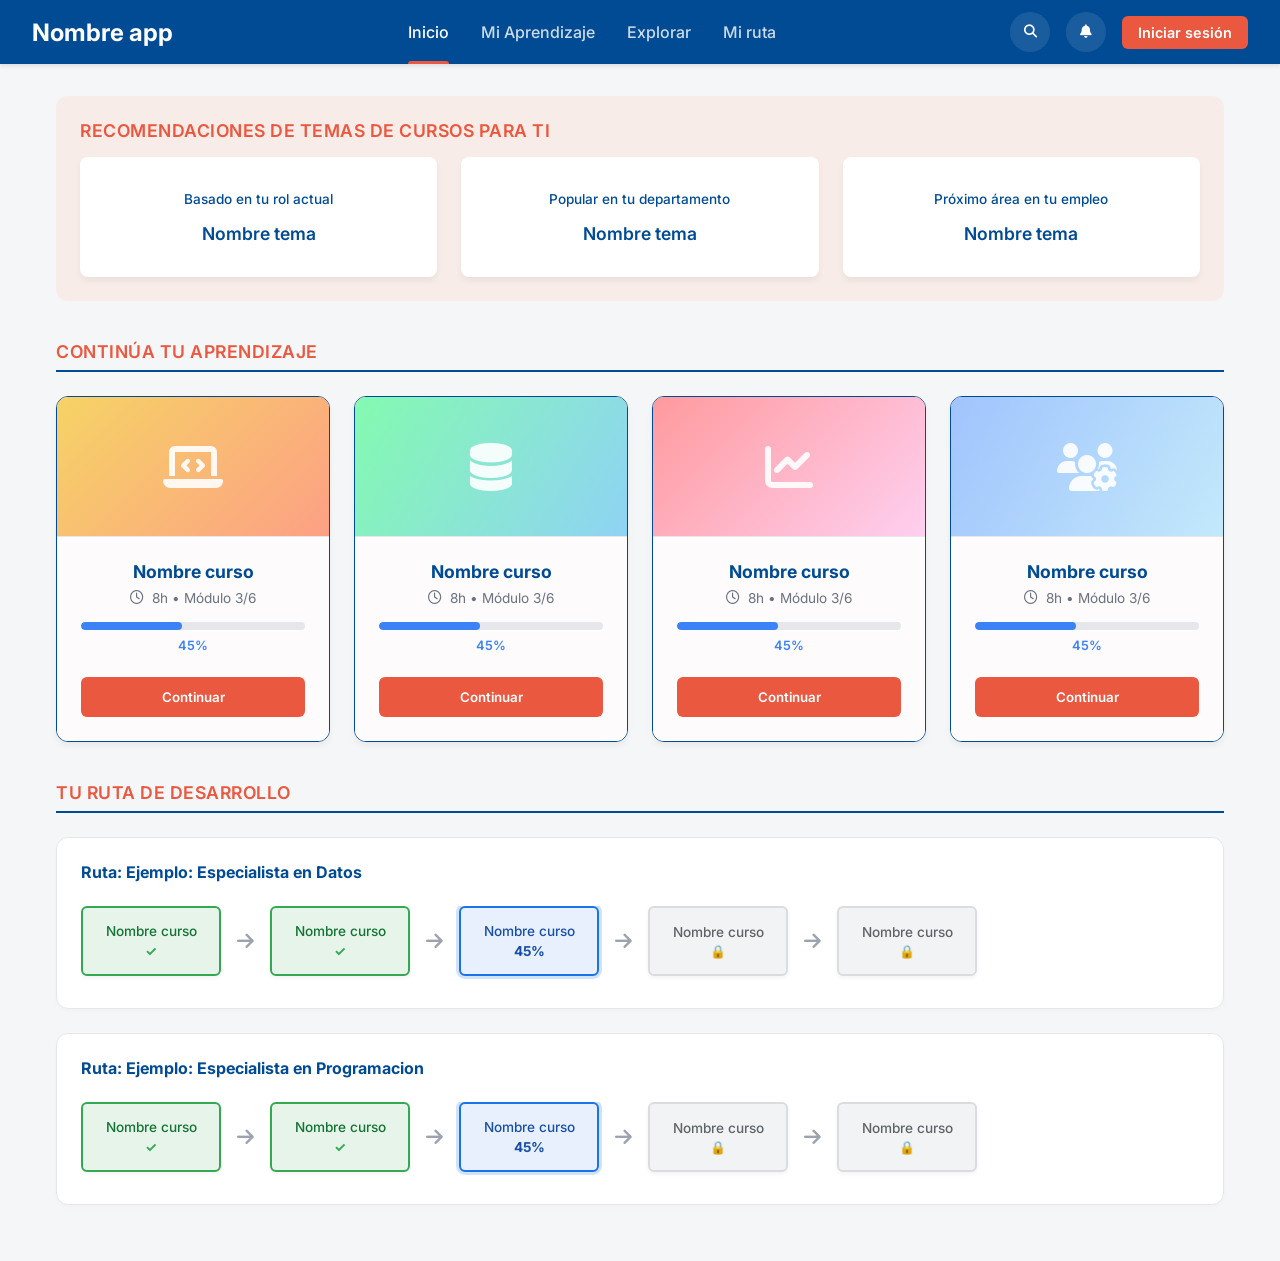
<file: Zitheonsoft Modulo Capacitación y desarollo/htmls/index.html>
<!DOCTYPE html>
<html lang="es">
<head>
    <meta charset="UTF-8">
    <meta name="viewport" content="width=device-width, initial-scale=1.0">
    <title>Dashboard de Aprendizaje</title>
    <link rel="stylesheet" href="../css/styles.css">
    <link rel="stylesheet" href="https://cdnjs.cloudflare.com/ajax/libs/font-awesome/6.4.0/css/all.min.css">
</head>
<body>

    <header>
        <div class="logo">Nombre app</div>
        <nav>
            <a href="index.html" class="active">Inicio</a>
            <a href="mi_aprendizaje.html">Mi Aprendizaje</a>
            <a href="explorar.html">Explorar</a>
            <a href="#">Mi ruta</a>
        </nav>
        <div class="header-actions">
            <button class="icon-btn" aria-label="Buscar"><i class="fas fa-search"></i></button>
            <button class="icon-btn" aria-label="Notificaciones"><i class="fas fa-bell"></i></button>
            <a href="login.html" class="btn" style="width: auto; padding: 0.5rem 1rem; text-decoration: none; font-size: 0.9rem;">Iniciar sesión</a>
        </div>
    </header>

    <main>
        <!-- Sección: Recomendaciones -->
        <section class="recommendations">
            <div class="recommendations-bg">
                <h2 class="section-title">RECOMENDACIONES DE TEMAS DE CURSOS PARA TI</h2>
                <div class="recommendations-grid">
                    <div class="rec-card">
                        <div class="rec-subtitle">Basado en tu rol actual</div>
                        <div class="rec-title">Nombre tema</div>
                    </div>
                    <div class="rec-card">
                        <div class="rec-subtitle">Popular en tu departamento</div>
                        <div class="rec-title">Nombre tema</div>
                    </div>
                    <div class="rec-card">
                        <div class="rec-subtitle">Próximo área en tu empleo</div>
                        <div class="rec-title">Nombre tema</div>
                    </div>
                </div>
            </div>
        </section>

        <!-- Sección: Continúa tu Aprendizaje -->
        <section class="continue-learning">
            <div class="section-header-line">
                <h2 class="section-title" style="margin-bottom: 0;">Continúa tu Aprendizaje</h2>
            </div>
            
            <div class="courses-grid">
                <!-- Tarjeta 1 -->
                <div class="course-card">
                    <div class="course-img" style="background-image: linear-gradient(135deg, #f6d365 0%, #fda085 100%);">
                        <i class="fas fa-laptop-code fa-3x" style="color: white; opacity: 0.9;"></i>
                    </div>
                    <div class="course-content">
                        <h3 class="course-title">Nombre curso</h3>
                        <div class="course-meta">
                            <i class="far fa-clock"></i> 8h • Módulo 3/6
                        </div>
                        <div class="progress-container">
                            <div class="progress-bar-bg">
                                <div class="progress-bar-fill" style="width: 45%;"></div>
                            </div>
                            <div class="progress-text">45%</div>
                        </div>
                        <button class="btn" onclick="window.location.href='detalle_curso.html?source=index'">Continuar</button>
                    </div>
                </div>

                <!-- Tarjeta 2 -->
                <div class="course-card">
                    <div class="course-img" style="background-image: linear-gradient(120deg, #84fab0 0%, #8fd3f4 100%);">
                        <i class="fas fa-database fa-3x" style="color: white; opacity: 0.9;"></i>
                    </div>
                    <div class="course-content">
                        <h3 class="course-title">Nombre curso</h3>
                        <div class="course-meta">
                            <i class="far fa-clock"></i> 8h • Módulo 3/6
                        </div>
                        <div class="progress-container">
                            <div class="progress-bar-bg">
                                <div class="progress-bar-fill" style="width: 45%;"></div>
                            </div>
                            <div class="progress-text">45%</div>
                        </div>
                        <button class="btn" onclick="window.location.href='detalle_curso.html?source=index'">Continuar</button>
                    </div>
                </div>

                <!-- Tarjeta 3 -->
                <div class="course-card">
                    <div class="course-img" style="background-image: linear-gradient(135deg, #ff9a9e 0%, #fecfef 99%, #fecfef 100%);">
                        <i class="fas fa-chart-line fa-3x" style="color: white; opacity: 0.9;"></i>
                    </div>
                    <div class="course-content">
                        <h3 class="course-title">Nombre curso</h3>
                        <div class="course-meta">
                            <i class="far fa-clock"></i> 8h • Módulo 3/6
                        </div>
                        <div class="progress-container">
                            <div class="progress-bar-bg">
                                <div class="progress-bar-fill" style="width: 45%;"></div>
                            </div>
                            <div class="progress-text">45%</div>
                        </div>
                        <button class="btn" onclick="window.location.href='detalle_curso.html?source=index'">Continuar</button>
                    </div>
                </div>

                <!-- Tarjeta 4 -->
                <div class="course-card">
                    <div class="course-img" style="background-image: linear-gradient(120deg, #a1c4fd 0%, #c2e9fb 100%);">
                        <i class="fas fa-users-cog fa-3x" style="color: white; opacity: 0.9;"></i>
                    </div>
                    <div class="course-content">
                        <h3 class="course-title">Nombre curso</h3>
                        <div class="course-meta">
                            <i class="far fa-clock"></i> 8h • Módulo 3/6
                        </div>
                        <div class="progress-container">
                            <div class="progress-bar-bg">
                                <div class="progress-bar-fill" style="width: 45%;"></div>
                            </div>
                            <div class="progress-text">45%</div>
                        </div>
                        <button class="btn" onclick="window.location.href='detalle_curso.html?source=index'">Continuar</button>
                    </div>
                </div>
            </div>
        </section>

        <!-- Sección: Tu Ruta de Desarrollo -->
        <section class="learning-paths">
            <div class="section-header-line">
                <h2 class="section-title" style="margin-bottom: 0;">Tu Ruta de Desarrollo</h2>
            </div>

            <!-- Ruta 1 -->
            <div class="path-container">
                <h3 class="path-title">Ruta: Ejemplo: Especialista en Datos</h3>
                <div class="path-nodes">
                    <div class="path-node node-completed">Nombre curso</div>
                    <div class="path-arrow"><i class="fas fa-arrow-right"></i></div>
                    <div class="path-node node-completed">Nombre curso</div>
                    <div class="path-arrow"><i class="fas fa-arrow-right"></i></div>
                    <div class="path-node node-current">
                        Nombre curso
                        <div class="node-progress">45%</div>
                    </div>
                    <div class="path-arrow"><i class="fas fa-arrow-right"></i></div>
                    <div class="path-node node-locked">Nombre curso</div>
                    <div class="path-arrow"><i class="fas fa-arrow-right"></i></div>
                    <div class="path-node node-locked">Nombre curso</div>
                </div>
            </div>

            <!-- Ruta 2 -->
            <div class="path-container">
                <h3 class="path-title">Ruta: Ejemplo: Especialista en Programacion</h3>
                <div class="path-nodes">
                    <div class="path-node node-completed">Nombre curso</div>
                    <div class="path-arrow"><i class="fas fa-arrow-right"></i></div>
                    <div class="path-node node-completed">Nombre curso</div>
                    <div class="path-arrow"><i class="fas fa-arrow-right"></i></div>
                    <div class="path-node node-current">
                        Nombre curso
                        <div class="node-progress">45%</div>
                    </div>
                    <div class="path-arrow"><i class="fas fa-arrow-right"></i></div>
                    <div class="path-node node-locked">Nombre curso</div>
                    <div class="path-arrow"><i class="fas fa-arrow-right"></i></div>
                    <div class="path-node node-locked">Nombre curso</div>
                </div>
            </div>
        </section>
    </main>

</body>
</html>
</file>
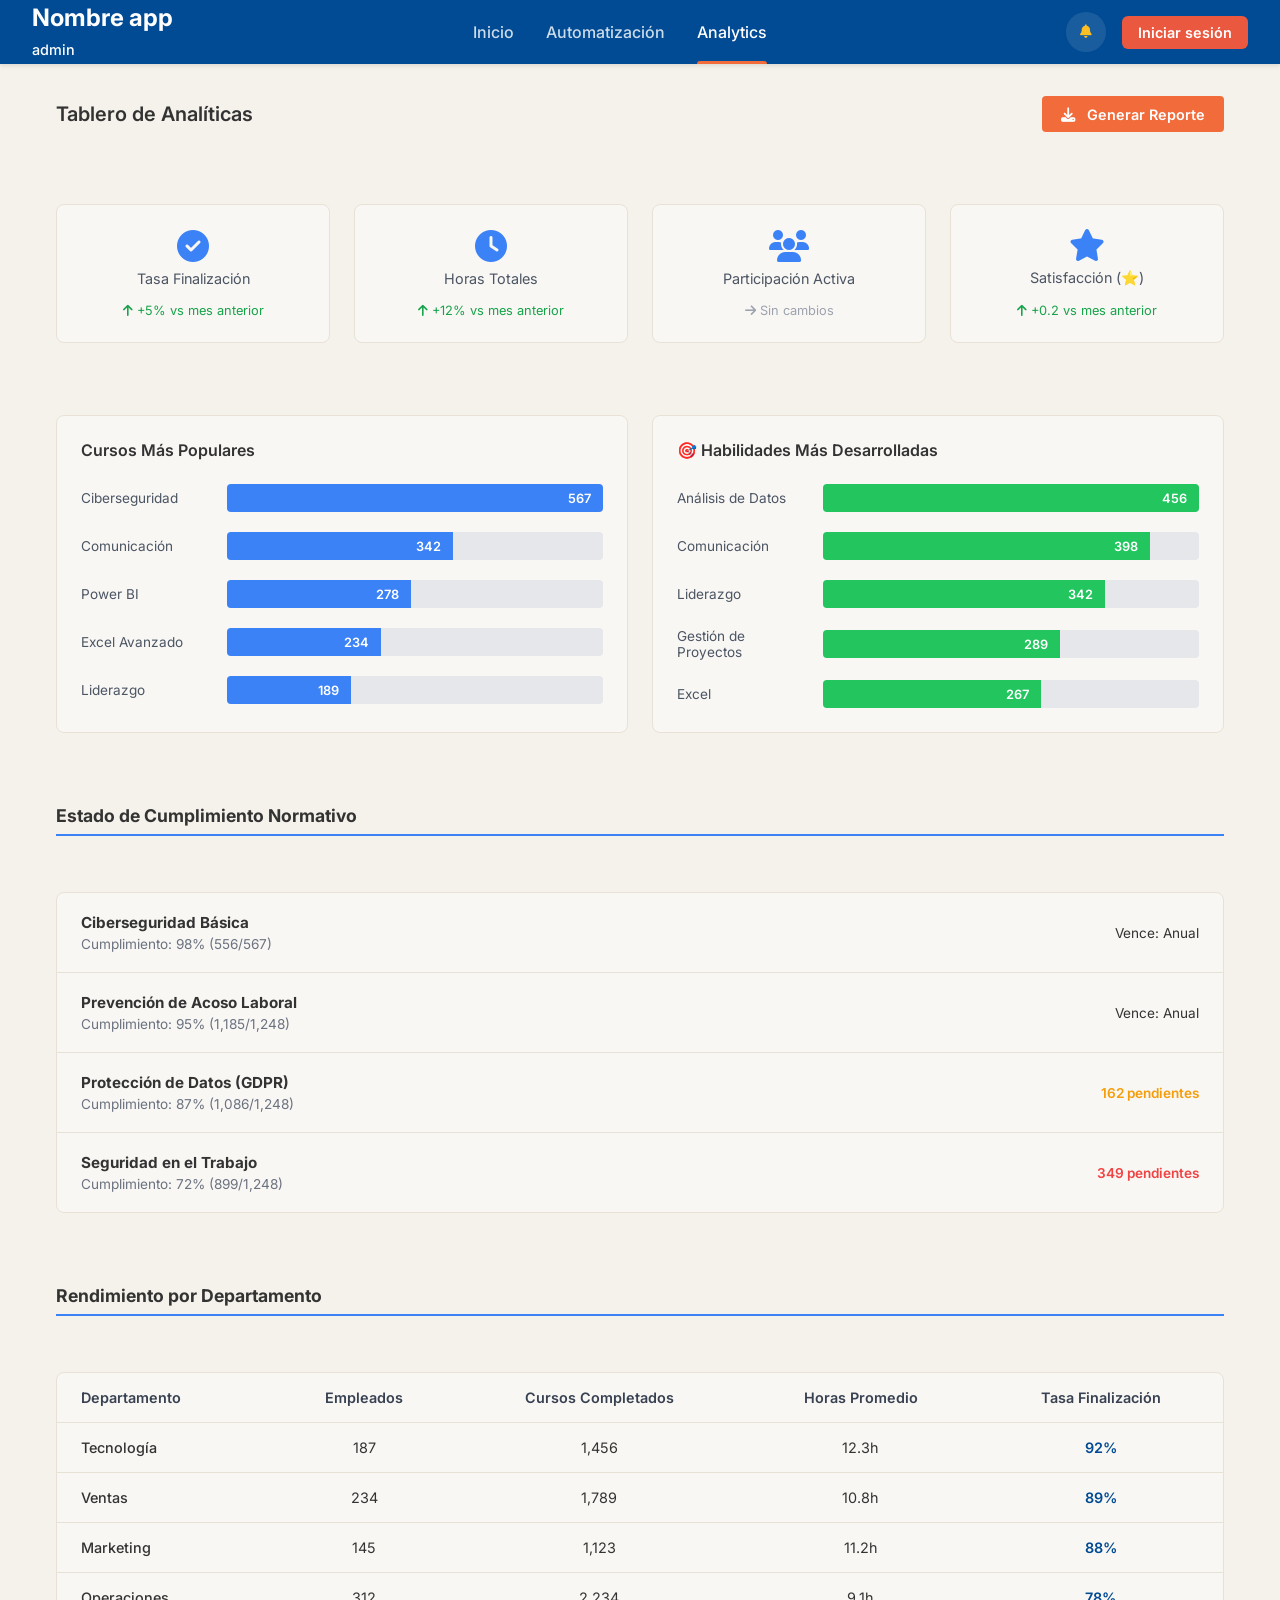
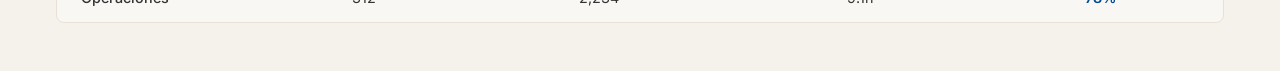
<file: Zitheonsoft Modulo Capacitación y desarollo/htmls/admin_analytics.html>
<!DOCTYPE html>
<html lang="es">
<head>
    <meta charset="UTF-8">
    <meta name="viewport" content="width=device-width, initial-scale=1.0">
    <title>Administrador - Analytics</title>
    <link rel="stylesheet" href="../css/styles.css">
    <link rel="stylesheet" href="../css/admin.css">
    <link rel="stylesheet" href="https://cdnjs.cloudflare.com/ajax/libs/font-awesome/6.4.0/css/all.min.css">
</head>
<body class="admin-mode">

    <header class="admin-header">
        <div class="logo">Nombre app <br> <span style="font-size: 0.9rem; font-weight: 500;">admin</span></div>
        <nav>
            <a href="admin_inicio.html">Inicio</a>
            <a href="admin_automatizacion.html">Automatización</a>
            <a href="admin_analytics.html" class="active">Analytics</a>
        </nav>
        <div class="header-actions">
            <button class="icon-btn" aria-label="Notificaciones"><i class="fas fa-bell" style="color: #fbbf24;"></i></button>
            <a href="login.html" class="btn" style="width: auto; padding: 0.5rem 1rem; text-decoration: none; font-size: 0.9rem;">Iniciar sesión</a>
        </div>
    </header>

    <main>
        <!-- Header con Botón de Reporte -->
        <div class="admin-controls-row" style="margin-bottom: 2rem;">
            <h1 class="admin-page-title" style="margin-bottom: 0;">Tablero de Analíticas</h1>
            <button class="btn-admin-primary" onclick="abrirReporte()"><i class="fas fa-download" style="margin-right: 0.5rem;"></i> Generar Reporte</button>
        </div>

        <!-- Metrics -->
        <div class="metrics-grid">
            <div class="metric-card">
                <i class="fas fa-check-circle metric-icon"></i>
                <div class="metric-title">Tasa Finalización</div>
                <div class="metric-trend trend-up"><i class="fas fa-arrow-up"></i> +5% vs mes anterior</div>
            </div>
            <div class="metric-card">
                <i class="fas fa-clock metric-icon"></i>
                <div class="metric-title">Horas Totales</div>
                <div class="metric-trend trend-up"><i class="fas fa-arrow-up"></i> +12% vs mes anterior</div>
            </div>
            <div class="metric-card">
                <i class="fas fa-users metric-icon"></i>
                <div class="metric-title">Participación Activa</div>
                <div class="metric-trend trend-neutral"><i class="fas fa-arrow-right"></i> Sin cambios</div>
            </div>
            <div class="metric-card">
                <i class="fas fa-star metric-icon"></i>
                <div class="metric-title">Satisfacción (⭐)</div>
                <div class="metric-trend trend-up"><i class="fas fa-arrow-up"></i> +0.2 vs mes anterior</div>
            </div>
        </div>

        <!-- Charts -->
        <div class="charts-grid">
            <!-- Populares -->
            <div class="chart-card">
                <h3 class="chart-title">Cursos Más Populares</h3>
                
                <div class="bar-row bar-blue">
                    <div class="bar-label">Ciberseguridad</div>
                    <div class="bar-container">
                        <div class="bar-fill" style="width: 100%;">567</div>
                    </div>
                </div>
                
                <div class="bar-row bar-blue">
                    <div class="bar-label">Comunicación</div>
                    <div class="bar-container">
                        <div class="bar-fill" style="width: 60%;">342</div>
                    </div>
                </div>
                
                <div class="bar-row bar-blue">
                    <div class="bar-label">Power BI</div>
                    <div class="bar-container">
                        <div class="bar-fill" style="width: 49%;">278</div>
                    </div>
                </div>
                
                <div class="bar-row bar-blue">
                    <div class="bar-label">Excel Avanzado</div>
                    <div class="bar-container">
                        <div class="bar-fill" style="width: 41%;">234</div>
                    </div>
                </div>
                
                <div class="bar-row bar-blue">
                    <div class="bar-label">Liderazgo</div>
                    <div class="bar-container">
                        <div class="bar-fill" style="width: 33%;">189</div>
                    </div>
                </div>
            </div>

            <!-- Habilidades -->
            <div class="chart-card">
                <h3 class="chart-title">🎯 Habilidades Más Desarrolladas</h3>
                
                <div class="bar-row bar-green">
                    <div class="bar-label">Análisis de Datos</div>
                    <div class="bar-container">
                        <div class="bar-fill" style="width: 100%;">456</div>
                    </div>
                </div>
                
                <div class="bar-row bar-green">
                    <div class="bar-label">Comunicación</div>
                    <div class="bar-container">
                        <div class="bar-fill" style="width: 87%;">398</div>
                    </div>
                </div>
                
                <div class="bar-row bar-green">
                    <div class="bar-label">Liderazgo</div>
                    <div class="bar-container">
                        <div class="bar-fill" style="width: 75%;">342</div>
                    </div>
                </div>
                
                <div class="bar-row bar-green">
                    <div class="bar-label">Gestión de Proyectos</div>
                    <div class="bar-container">
                        <div class="bar-fill" style="width: 63%;">289</div>
                    </div>
                </div>
                
                <div class="bar-row bar-green">
                    <div class="bar-label">Excel</div>
                    <div class="bar-container">
                        <div class="bar-fill" style="width: 58%;">267</div>
                    </div>
                </div>
            </div>
        </div>

        <!-- Compliance -->
        <div class="admin-section-header">
            <h2>Estado de Cumplimiento Normativo</h2>
        </div>
        
        <div class="compliance-list">
            <div class="compliance-item">
                <div class="comp-info">
                    <h4>Ciberseguridad Básica</h4>
                    <p>Cumplimiento: 98% (556/567)</p>
                </div>
                <div class="comp-status">Vence: Anual</div>
            </div>
            <div class="compliance-item">
                <div class="comp-info">
                    <h4>Prevención de Acoso Laboral</h4>
                    <p>Cumplimiento: 95% (1,185/1,248)</p>
                </div>
                <div class="comp-status">Vence: Anual</div>
            </div>
            <div class="compliance-item">
                <div class="comp-info">
                    <h4>Protección de Datos (GDPR)</h4>
                    <p>Cumplimiento: 87% (1,086/1,248)</p>
                </div>
                <div class="comp-status text-orange">162 pendientes</div>
            </div>
            <div class="compliance-item">
                <div class="comp-info">
                    <h4>Seguridad en el Trabajo</h4>
                    <p>Cumplimiento: 72% (899/1,248)</p>
                </div>
                <div class="comp-status text-red">349 pendientes</div>
            </div>
        </div>

        <!-- Rendimiento por Departamento -->
        <div class="admin-section-header">
            <h2>Rendimiento por Departamento</h2>
        </div>
        
        <div class="admin-table-container">
            <table class="admin-table">
                <thead>
                    <tr>
                        <th>Departamento</th>
                        <th>Empleados</th>
                        <th>Cursos Completados</th>
                        <th>Horas Promedio</th>
                        <th>Tasa Finalización</th>
                    </tr>
                </thead>
                <tbody>
                    <tr>
                        <td style="color: #333; font-weight: 500;">Tecnología</td>
                        <td style="color: #333;">187</td>
                        <td style="color: #333;">1,456</td>
                        <td style="color: #333;">12.3h</td>
                        <td class="text-green">92%</td>
                    </tr>
                    <tr>
                        <td style="color: #333; font-weight: 500;">Ventas</td>
                        <td style="color: #333;">234</td>
                        <td style="color: #333;">1,789</td>
                        <td style="color: #333;">10.8h</td>
                        <td class="text-green">89%</td>
                    </tr>
                    <tr>
                        <td style="color: #333; font-weight: 500;">Marketing</td>
                        <td style="color: #333;">145</td>
                        <td style="color: #333;">1,123</td>
                        <td style="color: #333;">11.2h</td>
                        <td class="text-green">88%</td>
                    </tr>
                    <tr>
                        <td style="color: #333; font-weight: 500;">Operaciones</td>
                        <td style="color: #333;">312</td>
                        <td style="color: #333;">2,234</td>
                        <td style="color: #333;">9.1h</td>
                        <td class="text-orange">78%</td>
                    </tr>
                </tbody>
            </table>
        </div>

        <!-- Modal de Reporte -->
        <div id="modal-reporte" class="modal-overlay">
            <div class="modal-content" style="max-width: 700px;">
                <button class="modal-close" onclick="cerrarReporte()">&times;</button>
                <h2 class="modal-title">Previsualización del Reporte Mensual</h2>
                
                <div style="background: #f9fafb; padding: 1.5rem; border: 1px solid #e5e7eb; border-radius: 8px; margin-bottom: 1.5rem;">
                    <div style="display: flex; justify-content: space-between; margin-bottom: 1rem; border-bottom: 1px solid #d1d5db; padding-bottom: 1rem;">
                        <div>
                            <h3 style="color: #1f2937; margin-bottom: 0.5rem;">Reporte Consolidado de Capacitación</h3>
                            <p style="color: #6b7280; font-size: 0.85rem;">Período: Últimos 30 días</p>
                        </div>
                        <div style="text-align: right;">
                            <div style="background: #3b82f6; color: white; padding: 0.5rem 1rem; border-radius: 4px; font-weight: 600; display: inline-block;">Logo empresa</div>
                        </div>
                    </div>
                    
                    <table style="width: 100%; border-collapse: collapse; font-size: 0.95rem; margin-bottom: 1rem;">
                        <tr style="border-bottom: 1px solid #e5e7eb;">
                            <td style="padding: 0.75rem 0; color: #4b5563;">Cursos Activos en Plataforma</td>
                            <td style="padding: 0.75rem 0; font-weight: 600; text-align: right;">45</td>
                        </tr>
                        <tr style="border-bottom: 1px solid #e5e7eb;">
                            <td style="padding: 0.75rem 0; color: #4b5563;">Empleados Activos</td>
                            <td style="padding: 0.75rem 0; font-weight: 600; text-align: right;">1,248</td>
                        </tr>
                        <tr style="border-bottom: 1px solid #e5e7eb;">
                            <td style="padding: 0.75rem 0; color: #4b5563;">Tasa Global de Finalización</td>
                            <td style="padding: 0.75rem 0; font-weight: 600; text-align: right; color: #16a34a;">89%</td>
                        </tr>
                        <tr>
                            <td style="padding: 0.75rem 0; color: #4b5563;">Horas de Aprendizaje Invertidas</td>
                            <td style="padding: 0.75rem 0; font-weight: 600; text-align: right;">12,500 h</td>
                        </tr>
                    </table>
                    
                    <div style="font-size: 0.85rem; color: #6b7280; font-style: italic; text-align: center;">
                        *El documento final generado incluirá los gráficos de barras, métricas detalladas y el desglose competencial por departamentos en formato visual.
                    </div>
                </div>

                <div class="form-actions" style="margin-top: 1rem; justify-content: space-between;">
                    <button class="btn-secondary" onclick="cerrarReporte()"><i class="fas fa-cog"></i> Ajustar Filtros</button>
                    <div style="display: flex; gap: 1rem;">
                        <button class="btn-outline-blue" onclick="alert('Descargando CSV...'); cerrarReporte();"><i class="fas fa-file-csv"></i> Descargar CSV</button>
                        <button class="btn-admin-primary" onclick="alert('Generando PDF...'); cerrarReporte();"><i class="fas fa-file-pdf"></i> Exportar a PDF</button>
                    </div>
                </div>
            </div>
        </div>

    </main>

    <script src="../js/admin.js"></script>
</body>
</html>
</file>
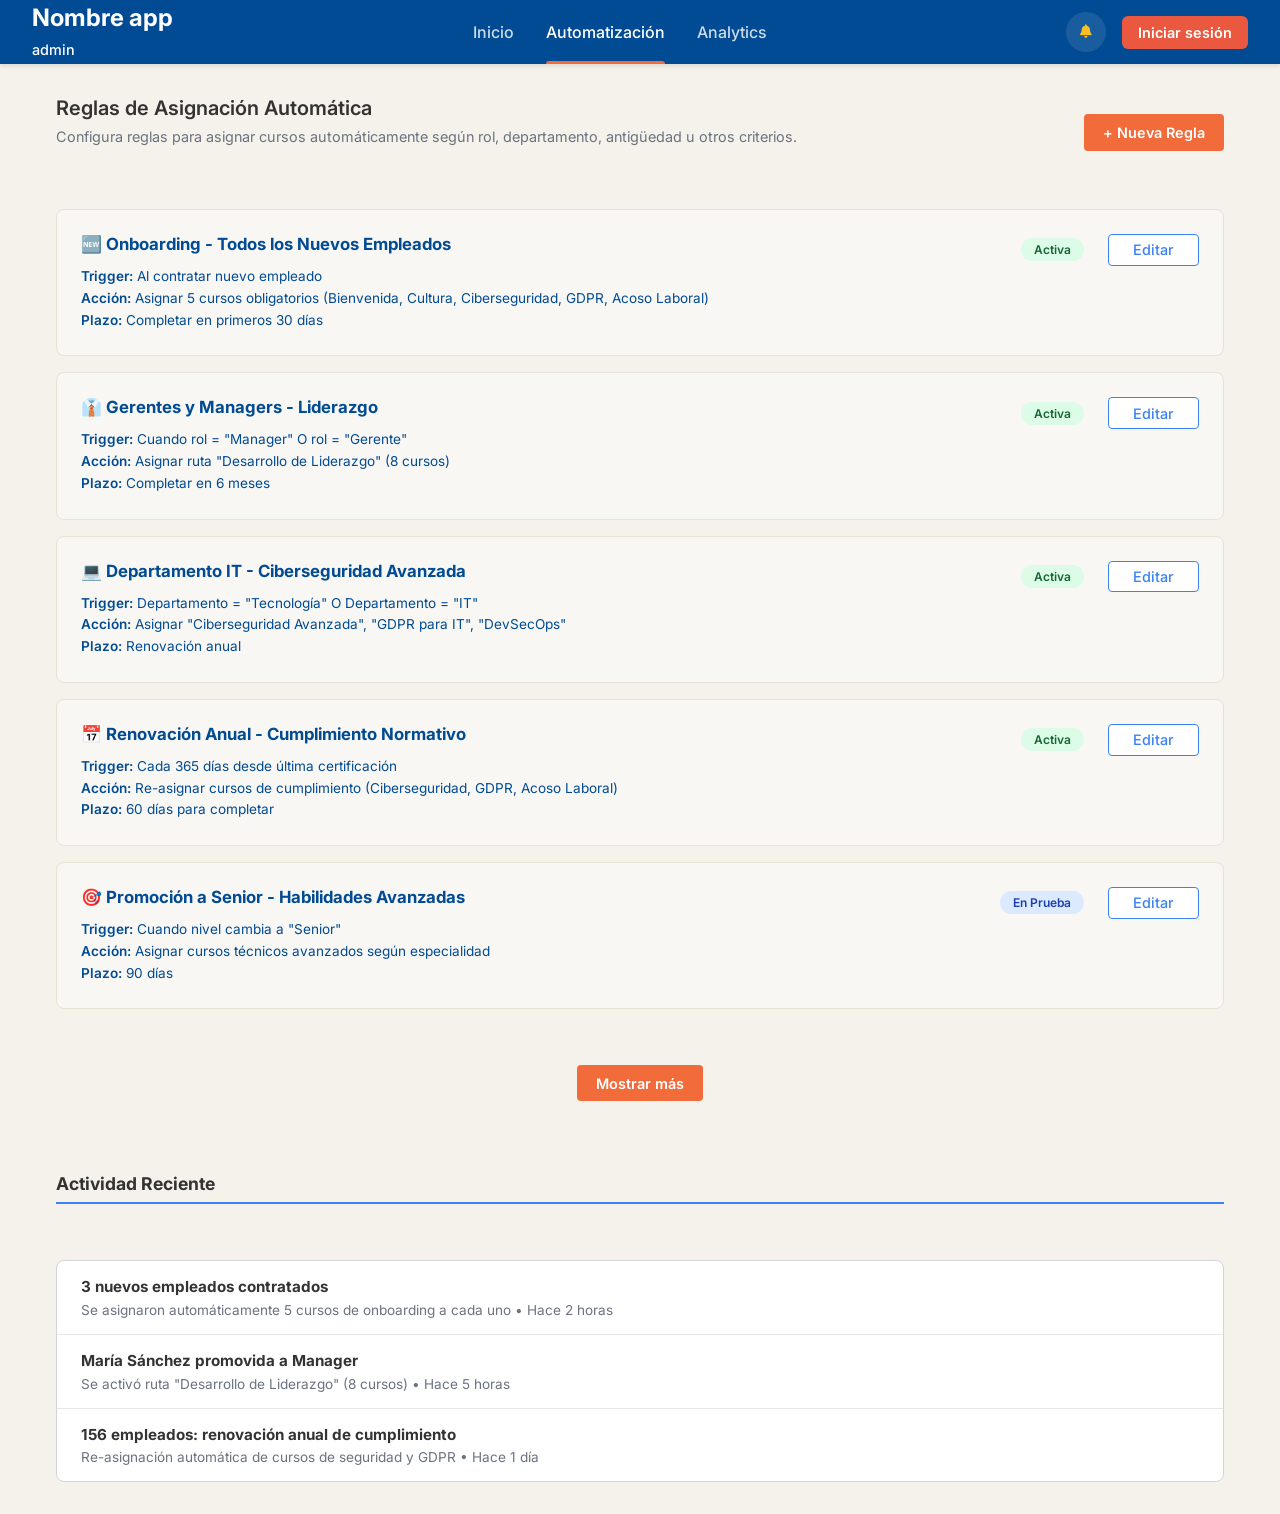
<file: Zitheonsoft Modulo Capacitación y desarollo/htmls/admin_automatizacion.html>
<!DOCTYPE html>
<html lang="es">
<head>
    <meta charset="UTF-8">
    <meta name="viewport" content="width=device-width, initial-scale=1.0">
    <title>Administrador - Automatización</title>
    <link rel="stylesheet" href="../css/styles.css">
    <link rel="stylesheet" href="../css/admin.css">
    <link rel="stylesheet" href="https://cdnjs.cloudflare.com/ajax/libs/font-awesome/6.4.0/css/all.min.css">
</head>
<body class="admin-mode">

    <header class="admin-header">
        <div class="logo">Nombre app <br> <span style="font-size: 0.9rem; font-weight: 500;">admin</span></div>
        <nav>
            <a href="admin_inicio.html">Inicio</a>
            <a href="admin_automatizacion.html" class="active">Automatización</a>
            <a href="admin_analytics.html">Analytics</a>
        </nav>
        <div class="header-actions">
            <button class="icon-btn" aria-label="Notificaciones"><i class="fas fa-bell" style="color: #fbbf24;"></i></button>
            <a href="login.html" class="btn" style="width: auto; padding: 0.5rem 1rem; text-decoration: none; font-size: 0.9rem;">Iniciar sesión</a>
        </div>
    </header>

    <main>
        <div class="admin-controls-row" style="margin-bottom: 0;">
            <div>
                <h1 class="admin-page-title">Reglas de Asignación Automática</h1>
                <p class="admin-page-subtitle">Configura reglas para asignar cursos automáticamente según rol, departamento, antigüedad u otros criterios.</p>
            </div>
            <button class="btn-admin-primary">+ Nueva Regla</button>
        </div>

        <div class="rules-container">
            <!-- Rule 1 -->
            <div class="rule-card">
                <div class="rule-info">
                    <h3>🆕 Onboarding - Todos los Nuevos Empleados</h3>
                    <div class="rule-details">
                        <p><span>Trigger:</span> Al contratar nuevo empleado</p>
                        <p><span>Acción:</span> Asignar 5 cursos obligatorios (Bienvenida, Cultura, Ciberseguridad, GDPR, Acoso Laboral)</p>
                        <p><span>Plazo:</span> Completar en primeros 30 días</p>
                    </div>
                </div>
                <div class="rule-actions">
                    <span class="status-pill status-activa">Activa</span>
                    <button class="btn-outline-blue">Editar</button>
                </div>
            </div>

            <!-- Rule 2 -->
            <div class="rule-card">
                <div class="rule-info">
                    <h3>👔 Gerentes y Managers - Liderazgo</h3>
                    <div class="rule-details">
                        <p><span>Trigger:</span> Cuando rol = "Manager" O rol = "Gerente"</p>
                        <p><span>Acción:</span> Asignar ruta "Desarrollo de Liderazgo" (8 cursos)</p>
                        <p><span>Plazo:</span> Completar en 6 meses</p>
                    </div>
                </div>
                <div class="rule-actions">
                    <span class="status-pill status-activa">Activa</span>
                    <button class="btn-outline-blue">Editar</button>
                </div>
            </div>

            <!-- Rule 3 -->
            <div class="rule-card">
                <div class="rule-info">
                    <h3>💻 Departamento IT - Ciberseguridad Avanzada</h3>
                    <div class="rule-details">
                        <p><span>Trigger:</span> Departamento = "Tecnología" O Departamento = "IT"</p>
                        <p><span>Acción:</span> Asignar "Ciberseguridad Avanzada", "GDPR para IT", "DevSecOps"</p>
                        <p><span>Plazo:</span> Renovación anual</p>
                    </div>
                </div>
                <div class="rule-actions">
                    <span class="status-pill status-activa">Activa</span>
                    <button class="btn-outline-blue">Editar</button>
                </div>
            </div>

            <!-- Rule 4 -->
            <div class="rule-card">
                <div class="rule-info">
                    <h3>📅 Renovación Anual - Cumplimiento Normativo</h3>
                    <div class="rule-details">
                        <p><span>Trigger:</span> Cada 365 días desde última certificación</p>
                        <p><span>Acción:</span> Re-asignar cursos de cumplimiento (Ciberseguridad, GDPR, Acoso Laboral)</p>
                        <p><span>Plazo:</span> 60 días para completar</p>
                    </div>
                </div>
                <div class="rule-actions">
                    <span class="status-pill status-activa">Activa</span>
                    <button class="btn-outline-blue">Editar</button>
                </div>
            </div>

            <!-- Rule 5 -->
            <div class="rule-card">
                <div class="rule-info">
                    <h3>🎯 Promoción a Senior - Habilidades Avanzadas</h3>
                    <div class="rule-details">
                        <p><span>Trigger:</span> Cuando nivel cambia a "Senior"</p>
                        <p><span>Acción:</span> Asignar cursos técnicos avanzados según especialidad</p>
                        <p><span>Plazo:</span> 90 días</p>
                    </div>
                </div>
                <div class="rule-actions">
                    <span class="status-pill status-prueba">En Prueba</span>
                    <button class="btn-outline-blue">Editar</button>
                </div>
            </div>
        </div>

        <div class="center-btn-container">
            <button class="btn-admin-primary">Mostrar más</button>
        </div>

        <div class="admin-section-header">
            <h2>Actividad Reciente</h2>
        </div>
        
        <div class="activity-list">
            <div class="activity-item-admin">
                <h4>3 nuevos empleados contratados</h4>
                <p>Se asignaron automáticamente 5 cursos de onboarding a cada uno • Hace 2 horas</p>
            </div>
            <div class="activity-item-admin">
                <h4>María Sánchez promovida a Manager</h4>
                <p>Se activó ruta "Desarrollo de Liderazgo" (8 cursos) • Hace 5 horas</p>
            </div>
            <div class="activity-item-admin">
                <h4>156 empleados: renovación anual de cumplimiento</h4>
                <p>Re-asignación automática de cursos de seguridad y GDPR • Hace 1 día</p>
            </div>
        </div>

        <!-- Modal para Nueva Regla -->
        <div id="modal-regla" class="modal-overlay">
            <div class="modal-content">
                <button class="modal-close" onclick="cerrarModal()">&times;</button>
                <h2 class="modal-title">Configurar Nueva Regla</h2>
                
                <form id="form-regla" onsubmit="event.preventDefault(); cerrarModal();">
                    <div class="form-group">
                        <label for="regla-nombre">Nombre de la Regla</label>
                        <input type="text" id="regla-nombre" placeholder="Ej. Onboarding Ventas" required>
                    </div>

                    <div class="form-group">
                        <label for="regla-trigger">Condición (Trigger)</label>
                        <select id="regla-trigger" required>
                            <option value="">Selecciona un evento...</option>
                            <option value="contratacion">Al contratar nuevo empleado</option>
                            <option value="cambio_rol">Cuando cambie de rol</option>
                            <option value="anual">Renovación anual obligatoria</option>
                            <option value="departamento">Por departamento</option>
                        </select>
                    </div>

                    <div class="form-group">
                        <label for="regla-accion">Acción (Cursos a asignar)</label>
                        <select id="regla-accion" multiple style="height: 100px;" required>
                            <option value="c1">Ciberseguridad Básica</option>
                            <option value="c2">Liderazgo Efectivo</option>
                            <option value="c3">Cultura Organizacional</option>
                            <option value="c4">Prevención de Acoso</option>
                        </select>
                        <small style="color: #6b7280; font-size: 0.8rem;">Mantén presionado Ctrl (Windows) o Cmd (Mac) para seleccionar varios</small>
                    </div>

                    <div class="form-row">
                        <div class="form-group">
                            <label for="regla-plazo">Plazo límite (Días)</label>
                            <input type="number" id="regla-plazo" placeholder="Ej. 30" min="1">
                        </div>
                        <div class="form-group">
                            <label for="regla-estado">Estado</label>
                            <select id="regla-estado">
                                <option value="activa">Activa</option>
                                <option value="prueba">En Prueba</option>
                            </select>
                        </div>
                    </div>

                    <div class="form-actions" style="margin-top: 1rem;">
                        <button type="button" class="btn-secondary" onclick="cerrarModal()">Cancelar</button>
                        <button type="submit" class="btn-admin-primary">Crear Regla</button>
                    </div>
                </form>
            </div>
        </div>

    </main>

    <script src="../js/admin.js"></script>
</body>
</html>
</file>
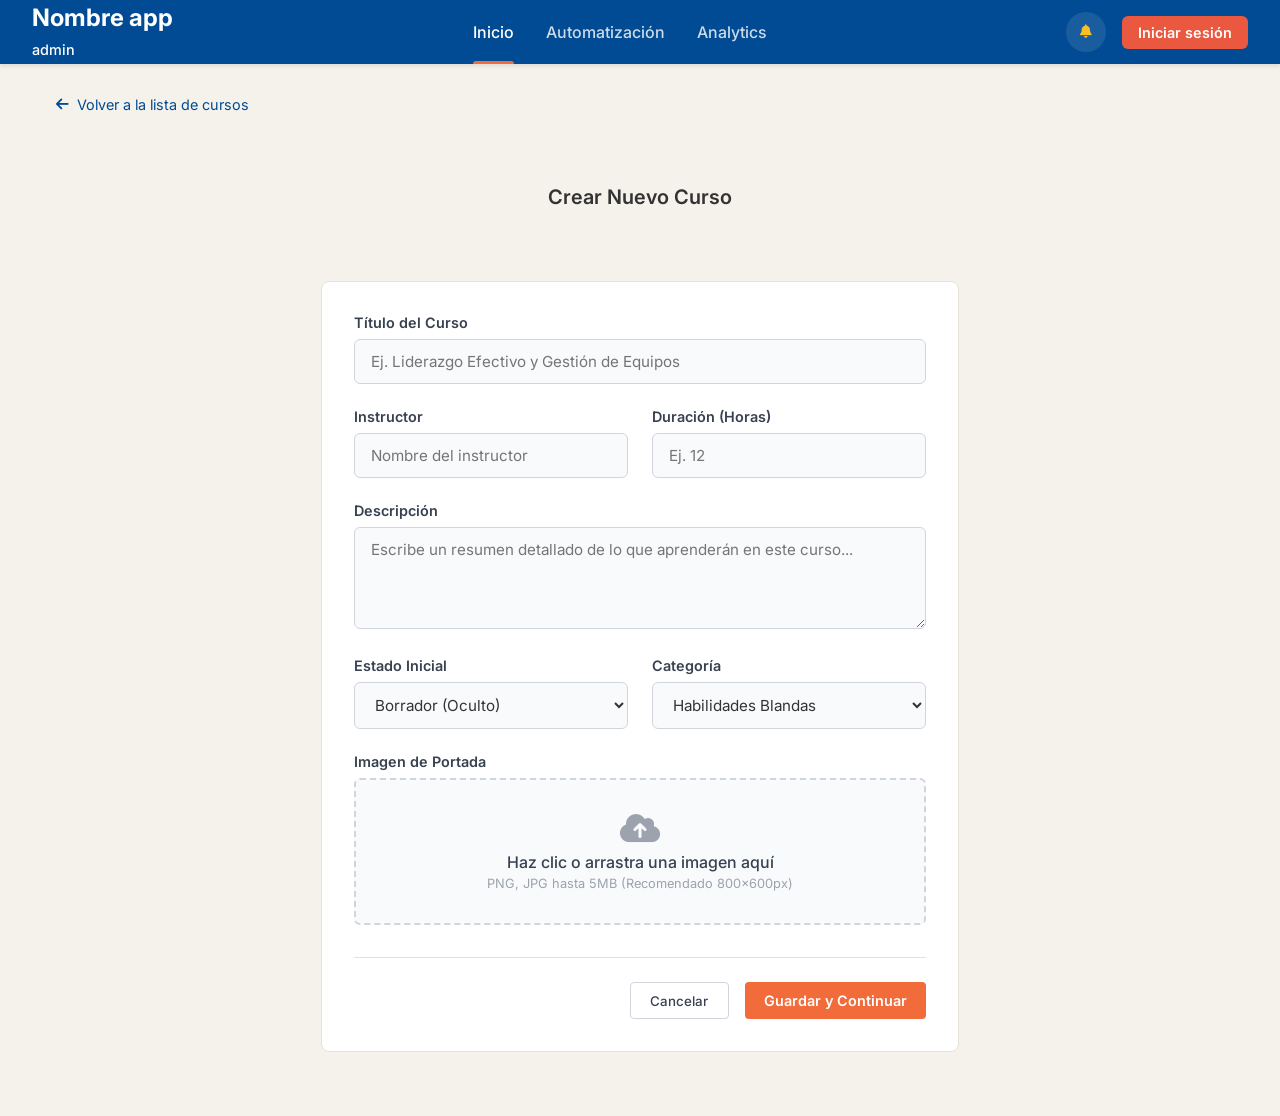
<file: Zitheonsoft Modulo Capacitación y desarollo/htmls/admin_crear_curso.html>
<!DOCTYPE html>
<html lang="es">
<head>
    <meta charset="UTF-8">
    <meta name="viewport" content="width=device-width, initial-scale=1.0">
    <title>Administrador - Crear Curso</title>
    <link rel="stylesheet" href="../css/styles.css">
    <link rel="stylesheet" href="../css/admin.css">
    <link rel="stylesheet" href="https://cdnjs.cloudflare.com/ajax/libs/font-awesome/6.4.0/css/all.min.css">
</head>
<body class="admin-mode">

    <header class="admin-header">
        <div class="logo">Nombre app <br> <span style="font-size: 0.9rem; font-weight: 500;">admin</span></div>
        <nav>
            <a href="admin_inicio.html" class="active">Inicio</a>
            <a href="admin_automatizacion.html">Automatización</a>
            <a href="admin_analytics.html">Analytics</a>
        </nav>
        <div class="header-actions">
            <button class="icon-btn" aria-label="Notificaciones"><i class="fas fa-bell" style="color: #fbbf24;"></i></button>
            <a href="login.html" class="btn" style="width: auto; padding: 0.5rem 1rem; text-decoration: none; font-size: 0.9rem;">Iniciar sesión</a>
        </div>
    </header>

    <main>
        <div style="margin-bottom: 2rem;">
            <a href="admin_inicio.html" style="color: var(--primary-blue); text-decoration: none; font-size: 0.9rem; display: flex; align-items: center; gap: 0.5rem;">
                <i class="fas fa-arrow-left"></i> Volver a la lista de cursos
            </a>
        </div>

        <h1 class="admin-page-title" style="text-align: center; margin-bottom: 2rem;">Crear Nuevo Curso</h1>

        <div class="admin-form-container">
            <form id="crear-curso-form" onsubmit="event.preventDefault(); window.location.href='admin_inicio.html';">
                
                <div class="form-group">
                    <label for="titulo">Título del Curso</label>
                    <input type="text" id="titulo" placeholder="Ej. Liderazgo Efectivo y Gestión de Equipos" required>
                </div>

                <div class="form-row">
                    <div class="form-group">
                        <label for="instructor">Instructor</label>
                        <input type="text" id="instructor" placeholder="Nombre del instructor" required>
                    </div>
                    <div class="form-group">
                        <label for="duracion">Duración (Horas)</label>
                        <input type="number" id="duracion" placeholder="Ej. 12" required min="1">
                    </div>
                </div>

                <div class="form-group">
                    <label for="descripcion">Descripción</label>
                    <textarea id="descripcion" rows="4" placeholder="Escribe un resumen detallado de lo que aprenderán en este curso..."></textarea>
                </div>

                <div class="form-row">
                    <div class="form-group">
                        <label for="estado">Estado Inicial</label>
                        <select id="estado">
                            <option value="activo">Activo (Visible)</option>
                            <option value="borrador" selected>Borrador (Oculto)</option>
                            <option value="archivado">Archivado</option>
                        </select>
                    </div>
                    <div class="form-group">
                        <label for="categoria">Categoría</label>
                        <select id="categoria">
                            <option value="habilidades">Habilidades Blandas</option>
                            <option value="tecnologia">Tecnología / IT</option>
                            <option value="negocios">Negocios</option>
                            <option value="onboarding">Onboarding</option>
                        </select>
                    </div>
                </div>

                <div class="form-group">
                    <label>Imagen de Portada</label>
                    <div class="file-upload-box">
                        <i class="fas fa-cloud-upload-alt"></i>
                        <p style="font-weight: 500; color: #374151; margin-bottom: 0.25rem;">Haz clic o arrastra una imagen aquí</p>
                        <p style="font-size: 0.8rem; color: #9ca3af;">PNG, JPG hasta 5MB (Recomendado 800x600px)</p>
                    </div>
                </div>

                <div class="form-actions">
                    <button type="button" class="btn-secondary" onclick="window.location.href='admin_inicio.html'">Cancelar</button>
                    <button type="submit" class="btn-admin-primary">Guardar y Continuar</button>
                </div>
            </form>
        </div>

    </main>

    <script src="../js/admin.js"></script>
</body>
</html>
</file>
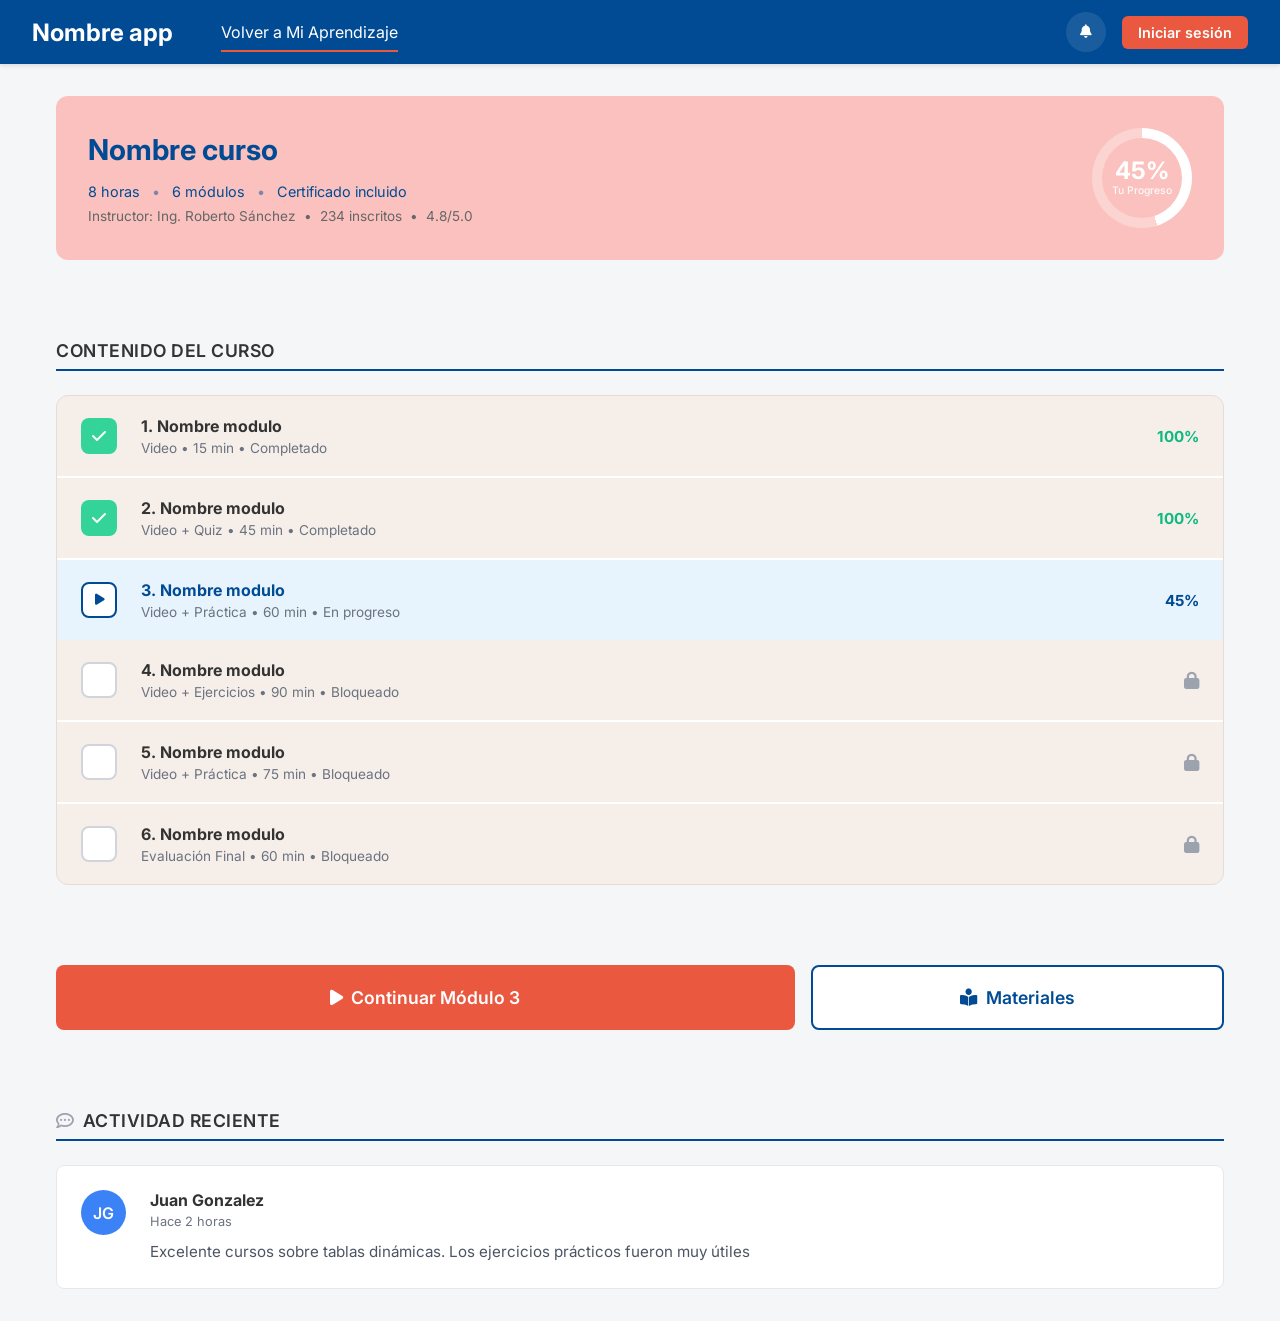
<file: Zitheonsoft Modulo Capacitación y desarollo/htmls/detalle_curso.html>
<!DOCTYPE html>
<html lang="es">
<head>
    <meta charset="UTF-8">
    <meta name="viewport" content="width=device-width, initial-scale=1.0">
    <title>Detalle del Curso</title>
    <link rel="stylesheet" href="../css/styles.css">
    <link rel="stylesheet" href="../css/detalle_curso.css">
    <link rel="stylesheet" href="https://cdnjs.cloudflare.com/ajax/libs/font-awesome/6.4.0/css/all.min.css">
</head>
<body>

    <header>
        <div class="logo">Nombre app</div>
        <div class="header-back-link">
            <a href="mi_aprendizaje.html">Volver a Mi Aprendizaje</a>
        </div>
        <div class="header-actions">
            <button class="icon-btn" aria-label="Notificaciones"><i class="fas fa-bell"></i></button>
            <a href="login.html" class="btn" style="width: auto; padding: 0.5rem 1rem; text-decoration: none; font-size: 0.9rem;">Iniciar sesión</a>
        </div>
    </header>

    <main>
        <section class="course-hero">
            <div class="course-hero-info">
                <h1>Nombre curso</h1>
                <div class="course-hero-meta">
                    8 horas <span>•</span> 6 módulos <span>•</span> Certificado incluido
                </div>
                <div class="course-hero-instructor">
                    Instructor: Ing. Roberto Sánchez &nbsp;•&nbsp; 234 inscritos &nbsp;•&nbsp; 4.8/5.0
                </div>
            </div>
            <div class="circular-progress">
                <div class="progress-value">
                    45%
                    <span class="progress-label">Tu Progreso</span>
                </div>
            </div>
        </section>

        <!-- Contenido curso -->
        <section class="course-modules">
            <div class="section-header-line">
                <h2 class="section-title" style="margin-bottom: 0; color: #333;">Contenido del Curso</h2>
            </div>

            <div class="modules-container">
                <!-- Module 1 -->
                <div class="module-item">
                    <div class="module-icon icon-completed">
                        <i class="fas fa-check"></i>
                    </div>
                    <div class="module-info">
                        <div class="module-title">1. Nombre modulo</div>
                        <div class="module-meta">Video • 15 min • Completado</div>
                    </div>
                    <div class="module-status status-green">100%</div>
                </div>

                <!-- Module 2 -->
                <div class="module-item">
                    <div class="module-icon icon-completed">
                        <i class="fas fa-check"></i>
                    </div>
                    <div class="module-info">
                        <div class="module-title">2. Nombre modulo</div>
                        <div class="module-meta">Video + Quiz • 45 min • Completado</div>
                    </div>
                    <div class="module-status status-green">100%</div>
                </div>

                <!-- Module 3 (Active) -->
                <div class="module-item active">
                    <div class="module-icon icon-active">
                        <i class="fas fa-play" style="font-size: 0.8rem; margin-left: 2px;"></i>
                    </div>
                    <div class="module-info">
                        <div class="module-title">3. Nombre modulo</div>
                        <div class="module-meta">Video + Práctica • 60 min • En progreso</div>
                    </div>
                    <div class="module-status status-blue">45%</div>
                </div>

                <!-- Module 4 (Locked) -->
                <div class="module-item">
                    <div class="module-icon icon-locked"></div>
                    <div class="module-info">
                        <div class="module-title">4. Nombre modulo</div>
                        <div class="module-meta">Video + Ejercicios • 90 min • Bloqueado</div>
                    </div>
                    <div class="module-status status-locked"><i class="fas fa-lock"></i></div>
                </div>

                <!-- Module 5 (Locked) -->
                <div class="module-item">
                    <div class="module-icon icon-locked"></div>
                    <div class="module-info">
                        <div class="module-title">5. Nombre modulo</div>
                        <div class="module-meta">Video + Práctica • 75 min • Bloqueado</div>
                    </div>
                    <div class="module-status status-locked"><i class="fas fa-lock"></i></div>
                </div>

                <!-- Module 6 (Locked) -->
                <div class="module-item">
                    <div class="module-icon icon-locked"></div>
                    <div class="module-info">
                        <div class="module-title">6. Nombre modulo</div>
                        <div class="module-meta">Evaluación Final • 60 min • Bloqueado</div>
                    </div>
                    <div class="module-status status-locked"><i class="fas fa-lock"></i></div>
                </div>
            </div>
        </section>

        <!-- Action Bar -->
        <div class="action-bar">
            <button class="btn-primary-large">
                <i class="fas fa-play"></i> Continuar Módulo 3
            </button>
            <button class="btn-secondary-large">
                <i class="fas fa-book-reader"></i> Materiales
            </button>
        </div>

        <!-- Recent Activity -->
        <section class="recent-activity">
            <div class="section-header-line">
                <h2 class="section-title" style="margin-bottom: 0; color: #333; display: flex; align-items: center; gap: 0.5rem;">
                    <i class="far fa-comment-dots" style="color: #9ca3af;"></i> Actividad Reciente
                </h2>
            </div>

            <div class="activity-item">
                <div class="activity-avatar">JG</div>
                <div class="activity-content">
                    <h4>Juan Gonzalez</h4>
                    <div class="activity-time">Hace 2 horas</div>
                    <div class="activity-text">
                        Excelente cursos sobre tablas dinámicas. Los ejercicios prácticos fueron muy útiles
                    </div>
                </div>
            </div>
        </section>

    </main>

    <script src="../js/detalle_curso.js"></script>
</body>
</html>
</file>
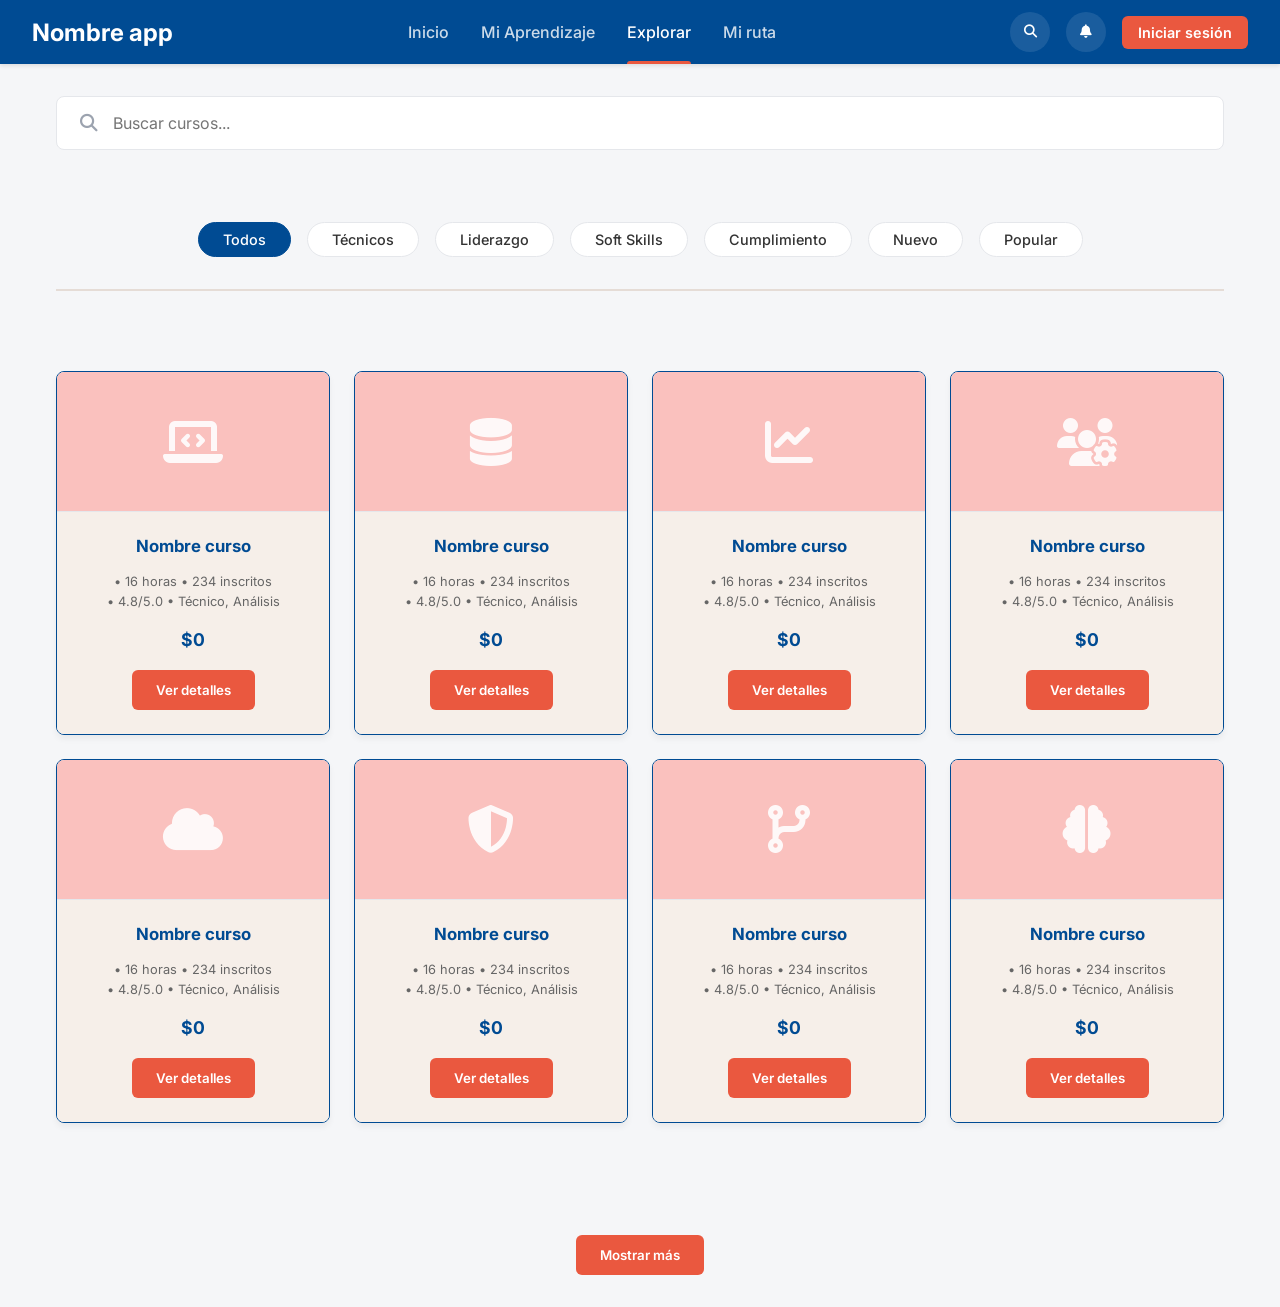
<file: Zitheonsoft Modulo Capacitación y desarollo/htmls/explorar.html>
<!DOCTYPE html>
<html lang="es">
<head>
    <meta charset="UTF-8">
    <meta name="viewport" content="width=device-width, initial-scale=1.0">
    <title>Explorar Cursos</title>
    <link rel="stylesheet" href="../css/styles.css">
    <link rel="stylesheet" href="../css/explorar.css">
    <!-- Iconos (FontAwesome) -->
    <link rel="stylesheet" href="https://cdnjs.cloudflare.com/ajax/libs/font-awesome/6.4.0/css/all.min.css">
</head>
<body>

    <header>
        <div class="logo">Nombre app</div>
        <nav>
            <a href="index.html">Inicio</a>
            <a href="mi_aprendizaje.html">Mi Aprendizaje</a>
            <a href="explorar.html" class="active">Explorar</a>
            <a href="#">Mi ruta</a>
        </nav>
        <div class="header-actions">
            <button class="icon-btn" aria-label="Buscar"><i class="fas fa-search"></i></button>
            <button class="icon-btn" aria-label="Notificaciones"><i class="fas fa-bell"></i></button>
            <a href="login.html" class="btn" style="width: auto; padding: 0.5rem 1rem; text-decoration: none; font-size: 0.9rem;">Iniciar sesión</a>
        </div>
    </header>

    <main>
        <!-- Search Bar -->
        <div class="search-container">
            <div class="search-input-wrapper">
                <i class="fas fa-search"></i>
                <input type="text" class="search-input" placeholder="Buscar cursos...">
            </div>
        </div>

        <!-- Filters -->
        <div class="explore-filters">
            <button class="explore-filter-btn active">Todos</button>
            <button class="explore-filter-btn">Técnicos</button>
            <button class="explore-filter-btn">Liderazgo</button>
            <button class="explore-filter-btn">Soft Skills</button>
            <button class="explore-filter-btn">Cumplimiento</button>
            <button class="explore-filter-btn">Nuevo</button>
            <button class="explore-filter-btn">Popular</button>
        </div>

        <!-- Catalog Grid -->
        <div class="catalog-grid">
            <!-- Card 1 -->
            <div class="catalog-card">
                <div class="catalog-img">
                    <i class="fas fa-laptop-code fa-3x" style="color: white; opacity: 0.9;"></i>
                </div>
                <div class="catalog-content">
                    <h3 class="catalog-title">Nombre curso</h3>
                    <div class="catalog-meta">
                        • 16 horas • 234 inscritos<br>
                        • 4.8/5.0 • Técnico, Análisis
                    </div>
                    <div class="catalog-price">$0</div>
                    <button class="btn" style="width: auto; margin: 0 auto; display: block;" onclick="window.location.href='inscripcion_curso.html'">Ver detalles</button>
                </div>
            </div>

            <!-- Card 2 -->
            <div class="catalog-card">
                <div class="catalog-img">
                    <i class="fas fa-database fa-3x" style="color: white; opacity: 0.9;"></i>
                </div>
                <div class="catalog-content">
                    <h3 class="catalog-title">Nombre curso</h3>
                    <div class="catalog-meta">
                        • 16 horas • 234 inscritos<br>
                        • 4.8/5.0 • Técnico, Análisis
                    </div>
                    <div class="catalog-price">$0</div>
                    <button class="btn" style="width: auto; margin: 0 auto; display: block;" onclick="window.location.href='inscripcion_curso.html'">Ver detalles</button>
                </div>
            </div>

            <!-- Card 3 -->
            <div class="catalog-card">
                <div class="catalog-img">
                    <i class="fas fa-chart-line fa-3x" style="color: white; opacity: 0.9;"></i>
                </div>
                <div class="catalog-content">
                    <h3 class="catalog-title">Nombre curso</h3>
                    <div class="catalog-meta">
                        • 16 horas • 234 inscritos<br>
                        • 4.8/5.0 • Técnico, Análisis
                    </div>
                    <div class="catalog-price">$0</div>
                    <button class="btn" style="width: auto; margin: 0 auto; display: block;" onclick="window.location.href='inscripcion_curso.html'">Ver detalles</button>
                </div>
            </div>

            <!-- Card 4 -->
            <div class="catalog-card">
                <div class="catalog-img">
                    <i class="fas fa-users-cog fa-3x" style="color: white; opacity: 0.9;"></i>
                </div>
                <div class="catalog-content">
                    <h3 class="catalog-title">Nombre curso</h3>
                    <div class="catalog-meta">
                        • 16 horas • 234 inscritos<br>
                        • 4.8/5.0 • Técnico, Análisis
                    </div>
                    <div class="catalog-price">$0</div>
                    <button class="btn" style="width: auto; margin: 0 auto; display: block;" onclick="window.location.href='inscripcion_curso.html'">Ver detalles</button>
                </div>
            </div>

            <!-- Card 5 -->
            <div class="catalog-card">
                <div class="catalog-img">
                    <i class="fas fa-cloud fa-3x" style="color: white; opacity: 0.9;"></i>
                </div>
                <div class="catalog-content">
                    <h3 class="catalog-title">Nombre curso</h3>
                    <div class="catalog-meta">
                        • 16 horas • 234 inscritos<br>
                        • 4.8/5.0 • Técnico, Análisis
                    </div>
                    <div class="catalog-price">$0</div>
                    <button class="btn" style="width: auto; margin: 0 auto; display: block;" onclick="window.location.href='inscripcion_curso.html'">Ver detalles</button>
                </div>
            </div>

            <!-- Card 6 -->
            <div class="catalog-card">
                <div class="catalog-img">
                    <i class="fas fa-shield-alt fa-3x" style="color: white; opacity: 0.9;"></i>
                </div>
                <div class="catalog-content">
                    <h3 class="catalog-title">Nombre curso</h3>
                    <div class="catalog-meta">
                        • 16 horas • 234 inscritos<br>
                        • 4.8/5.0 • Técnico, Análisis
                    </div>
                    <div class="catalog-price">$0</div>
                    <button class="btn" style="width: auto; margin: 0 auto; display: block;" onclick="window.location.href='inscripcion_curso.html'">Ver detalles</button>
                </div>
            </div>

            <!-- Card 7 -->
            <div class="catalog-card">
                <div class="catalog-img">
                    <i class="fas fa-code-branch fa-3x" style="color: white; opacity: 0.9;"></i>
                </div>
                <div class="catalog-content">
                    <h3 class="catalog-title">Nombre curso</h3>
                    <div class="catalog-meta">
                        • 16 horas • 234 inscritos<br>
                        • 4.8/5.0 • Técnico, Análisis
                    </div>
                    <div class="catalog-price">$0</div>
                    <button class="btn" style="width: auto; margin: 0 auto; display: block;" onclick="window.location.href='inscripcion_curso.html'">Ver detalles</button>
                </div>
            </div>

            <!-- Card 8 -->
            <div class="catalog-card">
                <div class="catalog-img">
                    <i class="fas fa-brain fa-3x" style="color: white; opacity: 0.9;"></i>
                </div>
                <div class="catalog-content">
                    <h3 class="catalog-title">Nombre curso</h3>
                    <div class="catalog-meta">
                        • 16 horas • 234 inscritos<br>
                        • 4.8/5.0 • Técnico, Análisis
                    </div>
                    <div class="catalog-price">$0</div>
                    <button class="btn" style="width: auto; margin: 0 auto; display: block;" onclick="window.location.href='detalle_curso.html'">Ver detalles</button>
                </div>
            </div>
        </div>

        <button class="btn btn-show-more" style="display: block; margin: 2rem auto 0; width: fit-content;">Mostrar más</button>

    </main>

</body>
</html>
</file>
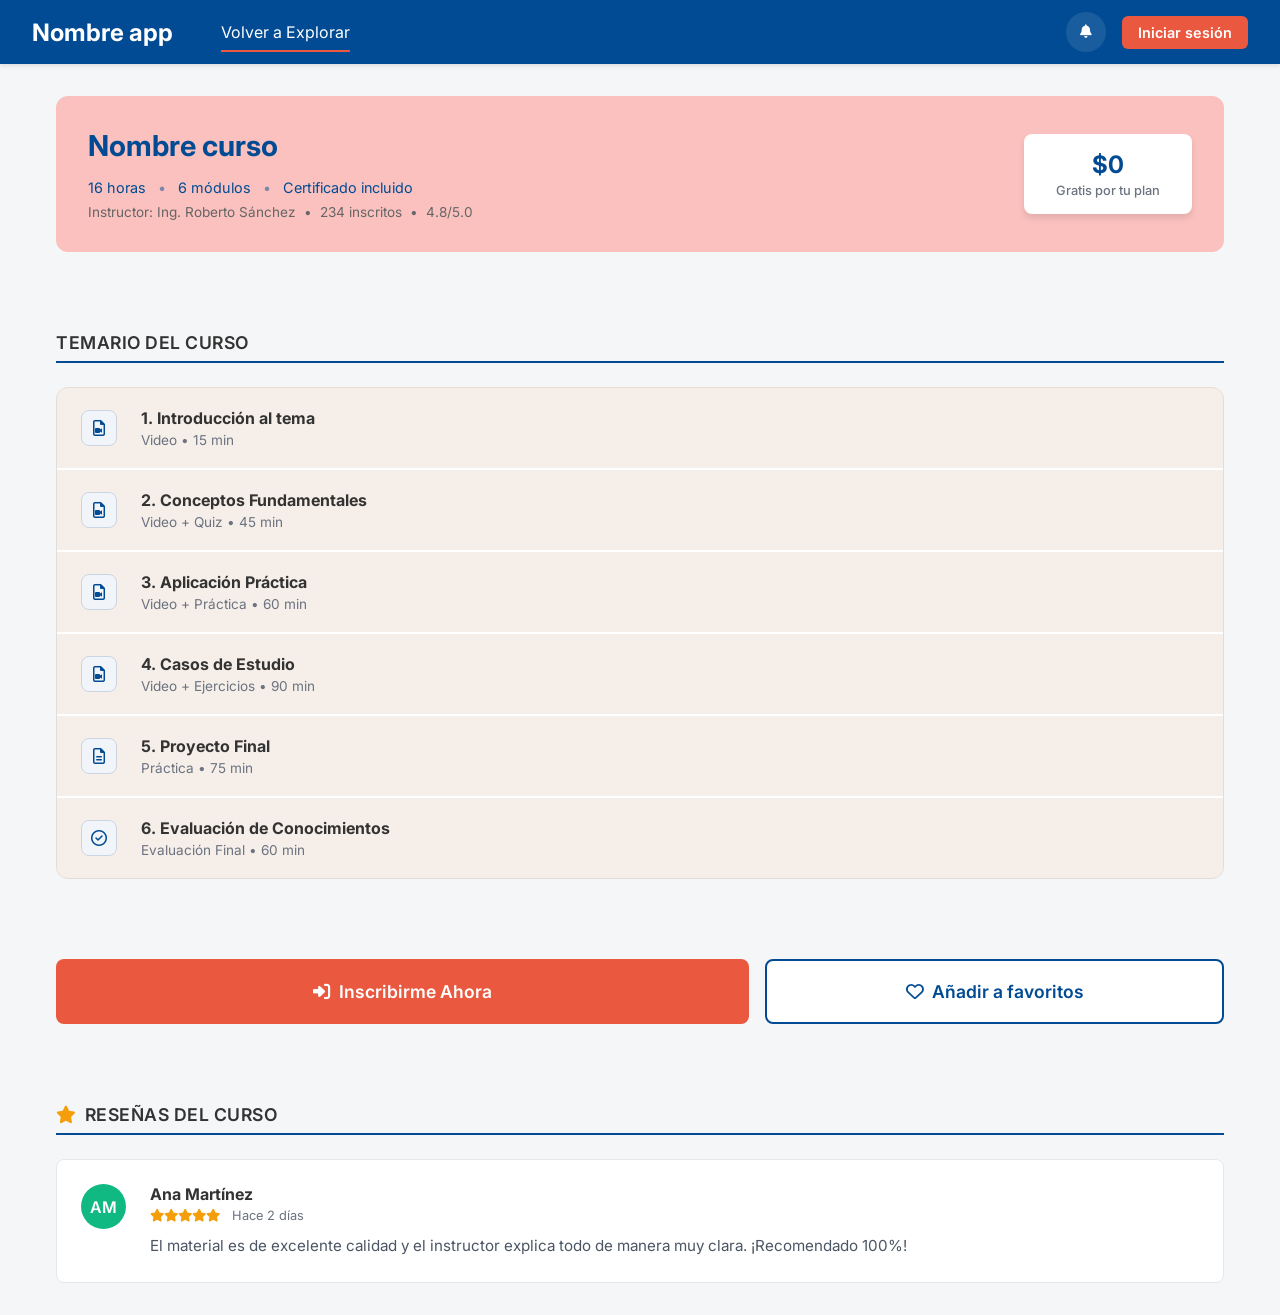
<file: Zitheonsoft Modulo Capacitación y desarollo/htmls/inscripcion_curso.html>
<!DOCTYPE html>
<html lang="es">
<head>
    <meta charset="UTF-8">
    <meta name="viewport" content="width=device-width, initial-scale=1.0">
    <title>Inscripción al Curso</title>
    <link rel="stylesheet" href="../css/styles.css">
    <link rel="stylesheet" href="../css/detalle_curso.css">
    <style>
        .price-badge {
            background-color: white;
            color: var(--primary-blue);
            font-size: 1.5rem;
            font-weight: 700;
            padding: 1rem 2rem;
            border-radius: 8px;
            box-shadow: 0 4px 6px rgba(0,0,0,0.1);
            text-align: center;
        }
        .price-badge span {
            display: block;
            font-size: 0.8rem;
            color: var(--text-muted);
            font-weight: 500;
            margin-top: 0.25rem;
        }
        .icon-syllabus {
            background-color: #f1f5f9;
            color: var(--primary-blue);
            border: 1px solid #cbd5e1;
        }
        .module-item:hover {
            background-color: #f8fafc;
        }
    </style>
    <link rel="stylesheet" href="https://cdnjs.cloudflare.com/ajax/libs/font-awesome/6.4.0/css/all.min.css">
</head>
<body>

    <header>
        <div class="logo">Nombre app</div>
        <div class="header-back-link">
            <a href="explorar.html">Volver a Explorar</a>
        </div>
        <div class="header-actions">
            <button class="icon-btn" aria-label="Notificaciones"><i class="fas fa-bell"></i></button>
            <a href="login.html" class="btn" style="width: auto; padding: 0.5rem 1rem; text-decoration: none; font-size: 0.9rem;">Iniciar sesión</a>
        </div>
    </header>

    <main>
        <!-- Hero Section -->
        <section class="course-hero">
            <div class="course-hero-info">
                <h1>Nombre curso</h1>
                <div class="course-hero-meta">
                    16 horas <span>•</span> 6 módulos <span>•</span> Certificado incluido
                </div>
                <div class="course-hero-instructor">
                    Instructor: Ing. Roberto Sánchez &nbsp;•&nbsp; 234 inscritos &nbsp;•&nbsp; 4.8/5.0
                </div>
            </div>
            <div class="price-badge">
                $0
                <span>Gratis por tu plan</span>
            </div>
        </section>

        <!-- Course Content (Syllabus) -->
        <section class="course-modules">
            <div class="section-header-line">
                <h2 class="section-title" style="margin-bottom: 0; color: #333;">Temario del Curso</h2>
            </div>

            <div class="modules-container">
                <!-- Module 1 -->
                <div class="module-item">
                    <div class="module-icon icon-syllabus">
                        <i class="far fa-file-video"></i>
                    </div>
                    <div class="module-info">
                        <div class="module-title">1. Introducción al tema</div>
                        <div class="module-meta">Video • 15 min</div>
                    </div>
                </div>

                <!-- Module 2 -->
                <div class="module-item">
                    <div class="module-icon icon-syllabus">
                        <i class="far fa-file-video"></i>
                    </div>
                    <div class="module-info">
                        <div class="module-title">2. Conceptos Fundamentales</div>
                        <div class="module-meta">Video + Quiz • 45 min</div>
                    </div>
                </div>

                <!-- Module 3 -->
                <div class="module-item">
                    <div class="module-icon icon-syllabus">
                        <i class="far fa-file-video"></i>
                    </div>
                    <div class="module-info">
                        <div class="module-title">3. Aplicación Práctica</div>
                        <div class="module-meta">Video + Práctica • 60 min</div>
                    </div>
                </div>

                <!-- Module 4 -->
                <div class="module-item">
                    <div class="module-icon icon-syllabus">
                        <i class="far fa-file-video"></i>
                    </div>
                    <div class="module-info">
                        <div class="module-title">4. Casos de Estudio</div>
                        <div class="module-meta">Video + Ejercicios • 90 min</div>
                    </div>
                </div>

                <!-- Module 5 -->
                <div class="module-item">
                    <div class="module-icon icon-syllabus">
                        <i class="far fa-file-alt"></i>
                    </div>
                    <div class="module-info">
                        <div class="module-title">5. Proyecto Final</div>
                        <div class="module-meta">Práctica • 75 min</div>
                    </div>
                </div>

                <!-- Module 6 -->
                <div class="module-item">
                    <div class="module-icon icon-syllabus">
                        <i class="far fa-check-circle"></i>
                    </div>
                    <div class="module-info">
                        <div class="module-title">6. Evaluación de Conocimientos</div>
                        <div class="module-meta">Evaluación Final • 60 min</div>
                    </div>
                </div>
            </div>
        </section>

        <!-- Action Bar -->
        <div class="action-bar">
            <button class="btn-primary-large" onclick="window.location.href='detalle_curso.html'">
                <i class="fas fa-sign-in-alt"></i> Inscribirme Ahora
            </button>
            <button class="btn-secondary-large">
                <i class="far fa-heart"></i> Añadir a favoritos
            </button>
        </div>

        <!-- Reviews -->
        <section class="recent-activity">
            <div class="section-header-line">
                <h2 class="section-title" style="margin-bottom: 0; color: #333; display: flex; align-items: center; gap: 0.5rem;">
                    <i class="fas fa-star" style="color: #f59e0b;"></i> Reseñas del Curso
                </h2>
            </div>

            <div class="activity-item">
                <div class="activity-avatar" style="background-color: #10b981;">AM</div>
                <div class="activity-content">
                    <h4>Ana Martínez</h4>
                    <div class="activity-time" style="color: #f59e0b;">
                        <i class="fas fa-star"></i><i class="fas fa-star"></i><i class="fas fa-star"></i><i class="fas fa-star"></i><i class="fas fa-star"></i>
                        <span style="color: var(--text-muted); margin-left: 0.5rem;">Hace 2 días</span>
                    </div>
                    <div class="activity-text">
                        El material es de excelente calidad y el instructor explica todo de manera muy clara. ¡Recomendado 100%!
                    </div>
                </div>
            </div>
        </section>

    </main>

</body>
</html>
</file>
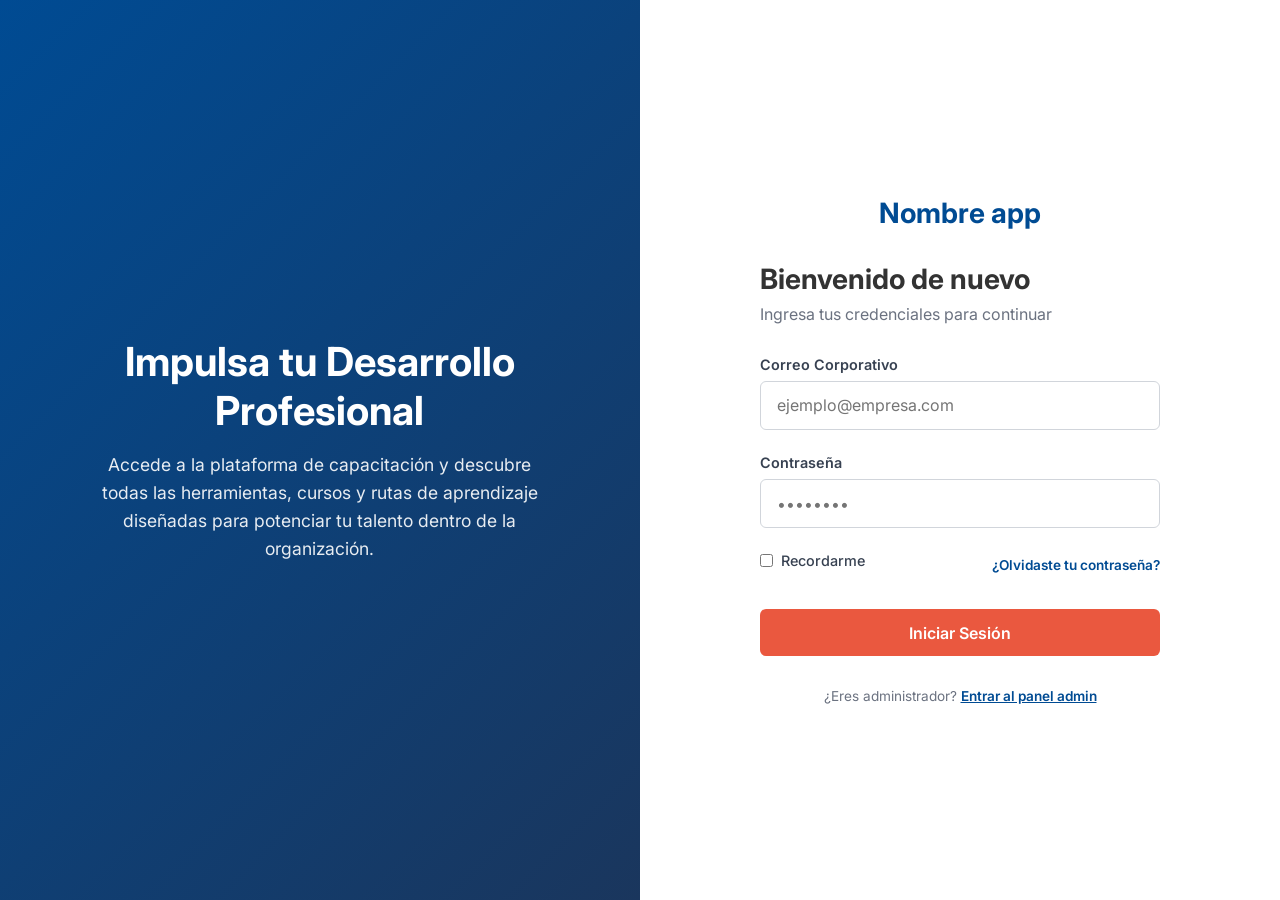
<file: Zitheonsoft Modulo Capacitación y desarollo/htmls/login.html>
<!DOCTYPE html>
<html lang="es">
<head>
    <meta charset="UTF-8">
    <meta name="viewport" content="width=device-width, initial-scale=1.0">
    <title>Iniciar Sesión - Plataforma de Capacitación</title>
    <link rel="stylesheet" href="../css/styles.css">
    <link rel="stylesheet" href="../css/login.css">
    <link rel="stylesheet" href="https://cdnjs.cloudflare.com/ajax/libs/font-awesome/6.4.0/css/all.min.css">
</head>
<body class="login-mode">

    <div class="login-container">
        <!-- Lado Izquierdo: Imagen y Mensaje -->
        <div class="login-left">
            <div class="login-left-content">
                <h1>Impulsa tu Desarrollo Profesional</h1>
                <p>Accede a la plataforma de capacitación y descubre todas las herramientas, cursos y rutas de aprendizaje diseñadas para potenciar tu talento dentro de la organización.</p>
            </div>
        </div>

        <!-- Lado Derecho: Formulario de Login -->
        <div class="login-right">
            <div class="login-form-wrapper">
                <div class="login-logo">Nombre app</div>
                <h2>Bienvenido de nuevo</h2>
                <p class="subtitle">Ingresa tus credenciales para continuar</p>

                <form onsubmit="event.preventDefault(); window.location.href='index.html';">
                    <div class="form-group">
                        <label for="email">Correo Corporativo</label>
                        <input type="email" id="email" placeholder="ejemplo@empresa.com" required>
                    </div>

                    <div class="form-group">
                        <label for="password">Contraseña</label>
                        <input type="password" id="password" placeholder="••••••••" required>
                    </div>

                    <div class="login-options">
                        <label style="display: flex; align-items: center; gap: 0.5rem; font-weight: 500; cursor: pointer;">
                            <input type="checkbox" style="width: auto; margin: 0;"> Recordarme
                        </label>
                        <a href="#">¿Olvidaste tu contraseña?</a>
                    </div>

                    <button type="submit" class="btn-login">Iniciar Sesión</button>
                    
                    <div style="margin-top: 2rem; text-align: center; font-size: 0.85rem; color: var(--text-muted);">
                        ¿Eres administrador? <a href="admin_inicio.html" style="color: var(--primary-blue); font-weight: 600;">Entrar al panel admin</a>
                    </div>
                </form>
            </div>
        </div>
    </div>

</body>
</html>
</file>
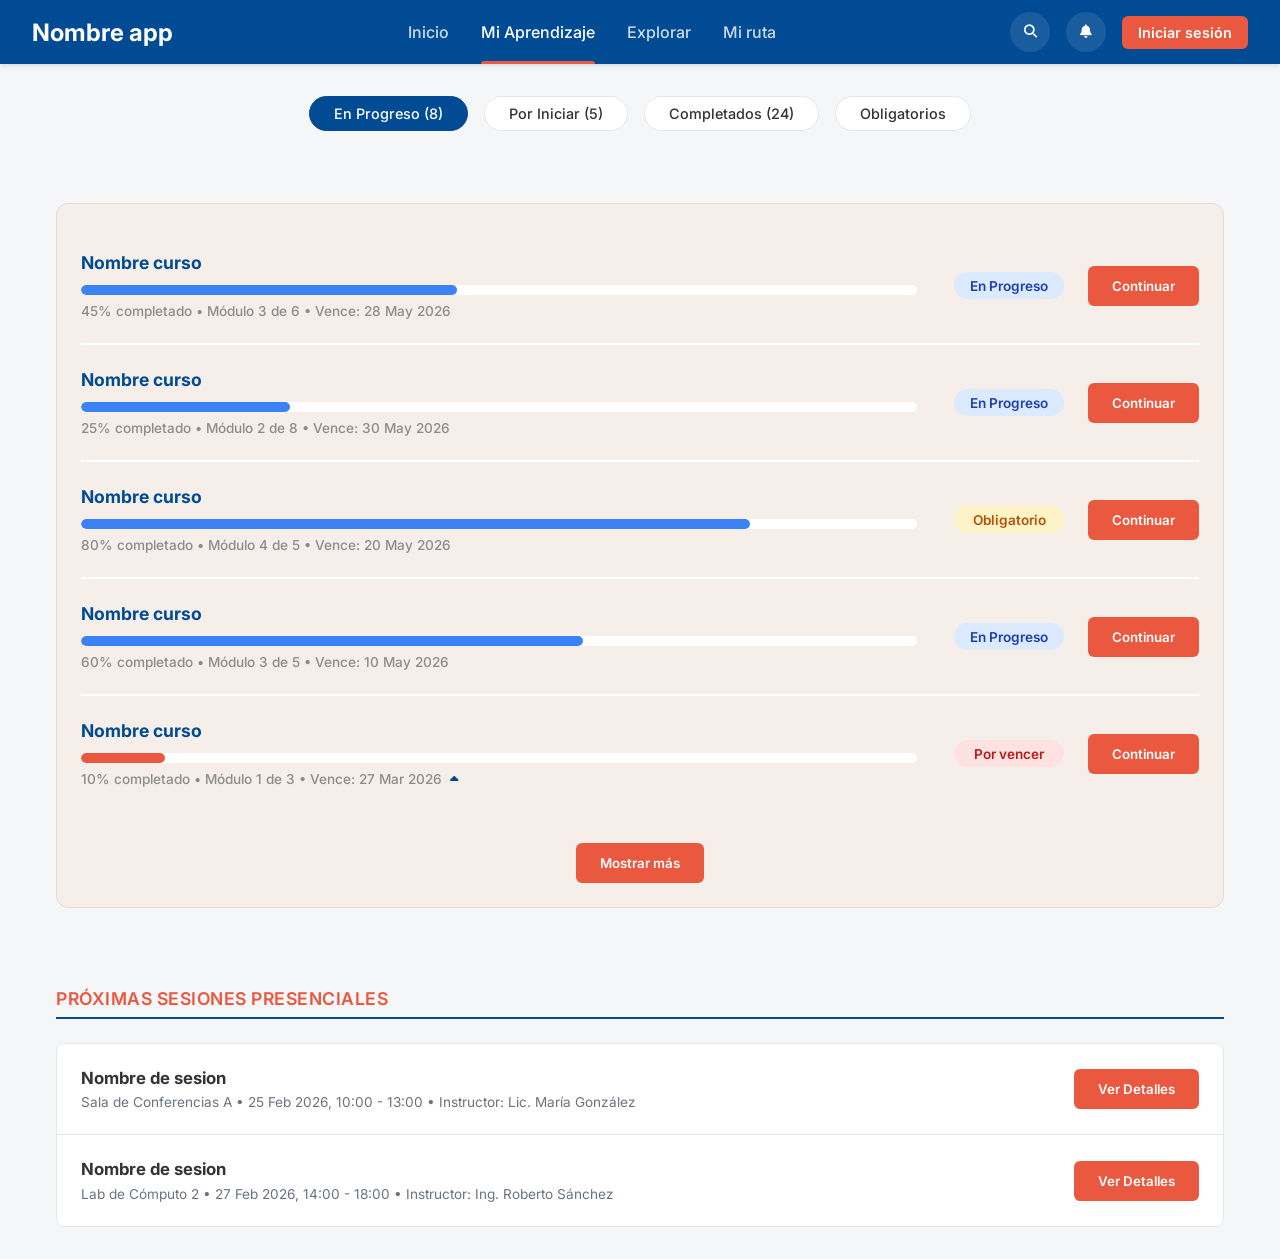
<file: Zitheonsoft Modulo Capacitación y desarollo/htmls/mi_aprendizaje.html>
<!DOCTYPE html>
<html lang="es">
<head>
    <meta charset="UTF-8">
    <meta name="viewport" content="width=device-width, initial-scale=1.0">
    <title>Mi Aprendizaje - Dashboard</title>
    <link rel="stylesheet" href="../css/styles.css">
    <link rel="stylesheet" href="../css/mi_aprendizaje.css">
    <!-- Iconos (FontAwesome) -->
    <link rel="stylesheet" href="https://cdnjs.cloudflare.com/ajax/libs/font-awesome/6.4.0/css/all.min.css">
</head>
<body>

    <header>
        <div class="logo">Nombre app</div>
        <nav>
            <a href="index.html">Inicio</a>
            <a href="mi_aprendizaje.html" class="active">Mi Aprendizaje</a>
            <a href="explorar.html">Explorar</a>
            <a href="#">Mi ruta</a>
        </nav>
        <div class="header-actions">
            <button class="icon-btn" aria-label="Buscar"><i class="fas fa-search"></i></button>
            <button class="icon-btn" aria-label="Notificaciones"><i class="fas fa-bell"></i></button>
            <a href="login.html" class="btn" style="width: auto; padding: 0.5rem 1rem; text-decoration: none; font-size: 0.9rem;">Iniciar sesión</a>
        </div>
    </header>

    <main>
        <!-- Filters -->
        <div class="filters-container">
            <button class="filter-btn active">En Progreso (8)</button>
            <button class="filter-btn">Por Iniciar (5)</button>
            <button class="filter-btn">Completados (24)</button>
            <button class="filter-btn">Obligatorios</button>
        </div>

        <!-- Course List -->
        <div class="course-list-wrapper">
            <!-- Item 1 -->
            <div class="course-list-item">
                <div class="course-list-info">
                    <div class="course-list-title">Nombre curso</div>
                    <div class="course-list-progress-bar">
                        <div class="course-list-progress-fill fill-blue" style="width: 45%;"></div>
                    </div>
                    <div class="course-list-meta">
                        45% completado • Módulo 3 de 6 • Vence: 28 May 2026
                    </div>
                </div>
                <div class="course-list-actions">
                    <span class="status-badge badge-blue">En Progreso</span>
                    <button class="btn" style="width: auto;" onclick="window.location.href='detalle_curso.html?source=aprendizaje'">Continuar</button>
                </div>
            </div>

            <!-- Item 2 -->
            <div class="course-list-item">
                <div class="course-list-info">
                    <div class="course-list-title">Nombre curso</div>
                    <div class="course-list-progress-bar">
                        <div class="course-list-progress-fill fill-blue" style="width: 25%;"></div>
                    </div>
                    <div class="course-list-meta">
                        25% completado • Módulo 2 de 8 • Vence: 30 May 2026
                    </div>
                </div>
                <div class="course-list-actions">
                    <span class="status-badge badge-blue">En Progreso</span>
                    <button class="btn" style="width: auto;" onclick="window.location.href='detalle_curso.html?source=aprendizaje'">Continuar</button>
                </div>
            </div>

            <!-- Item 3 -->
            <div class="course-list-item">
                <div class="course-list-info">
                    <div class="course-list-title">Nombre curso</div>
                    <div class="course-list-progress-bar">
                        <div class="course-list-progress-fill fill-blue" style="width: 80%;"></div>
                    </div>
                    <div class="course-list-meta">
                        80% completado • Módulo 4 de 5 • Vence: 20 May 2026
                    </div>
                </div>
                <div class="course-list-actions">
                    <span class="status-badge badge-yellow">Obligatorio</span>
                    <button class="btn" style="width: auto;" onclick="window.location.href='detalle_curso.html?source=aprendizaje'">Continuar</button>
                </div>
            </div>

            <!-- Item 4 -->
            <div class="course-list-item">
                <div class="course-list-info">
                    <div class="course-list-title">Nombre curso</div>
                    <div class="course-list-progress-bar">
                        <div class="course-list-progress-fill fill-blue" style="width: 60%;"></div>
                    </div>
                    <div class="course-list-meta">
                        60% completado • Módulo 3 de 5 • Vence: 10 May 2026
                    </div>
                </div>
                <div class="course-list-actions">
                    <span class="status-badge badge-blue">En Progreso</span>
                    <button class="btn" style="width: auto;" onclick="window.location.href='detalle_curso.html?source=aprendizaje'">Continuar</button>
                </div>
            </div>

            <!-- Item 5 -->
            <div class="course-list-item">
                <div class="course-list-info">
                    <div class="course-list-title">Nombre curso</div>
                    <div class="course-list-progress-bar">
                        <div class="course-list-progress-fill fill-red" style="width: 10%;"></div>
                    </div>
                    <div class="course-list-meta">
                        10% completado • Módulo 1 de 3 • Vence: 27 Mar 2026 <i class="fas fa-caret-up"></i>
                    </div>
                </div>
                <div class="course-list-actions">
                    <span class="status-badge badge-red">Por vencer</span>
                    <button class="btn" style="width: auto;" onclick="window.location.href='detalle_curso.html?source=aprendizaje'">Continuar</button>
                </div>
            </div>

            <button class="btn btn-show-more">Mostrar más</button>
        </div>

        <!-- Próximas Sesiones Presenciales -->
        <section class="upcoming-sessions">
            <div class="section-header-line">
                <h2 class="section-title" style="margin-bottom: 0;">Próximas Sesiones Presenciales</h2>
            </div>

            <div class="sessions-list">
                <!-- Session 1 -->
                <div class="session-item">
                    <div>
                        <div class="session-title">Nombre de sesion</div>
                        <div class="session-meta">
                            Sala de Conferencias A • 25 Feb 2026, 10:00 - 13:00 • Instructor: Lic. María González
                        </div>
                    </div>
                    <button class="btn" style="width: auto;">Ver Detalles</button>
                </div>

                <!-- Session 2 -->
                <div class="session-item">
                    <div>
                        <div class="session-title">Nombre de sesion</div>
                        <div class="session-meta">
                            Lab de Cómputo 2 • 27 Feb 2026, 14:00 - 18:00 • Instructor: Ing. Roberto Sánchez
                        </div>
                    </div>
                    <button class="btn" style="width: auto;">Ver Detalles</button>
                </div>
            </div>
        </section>

    </main>

</body>
</html>
</file>
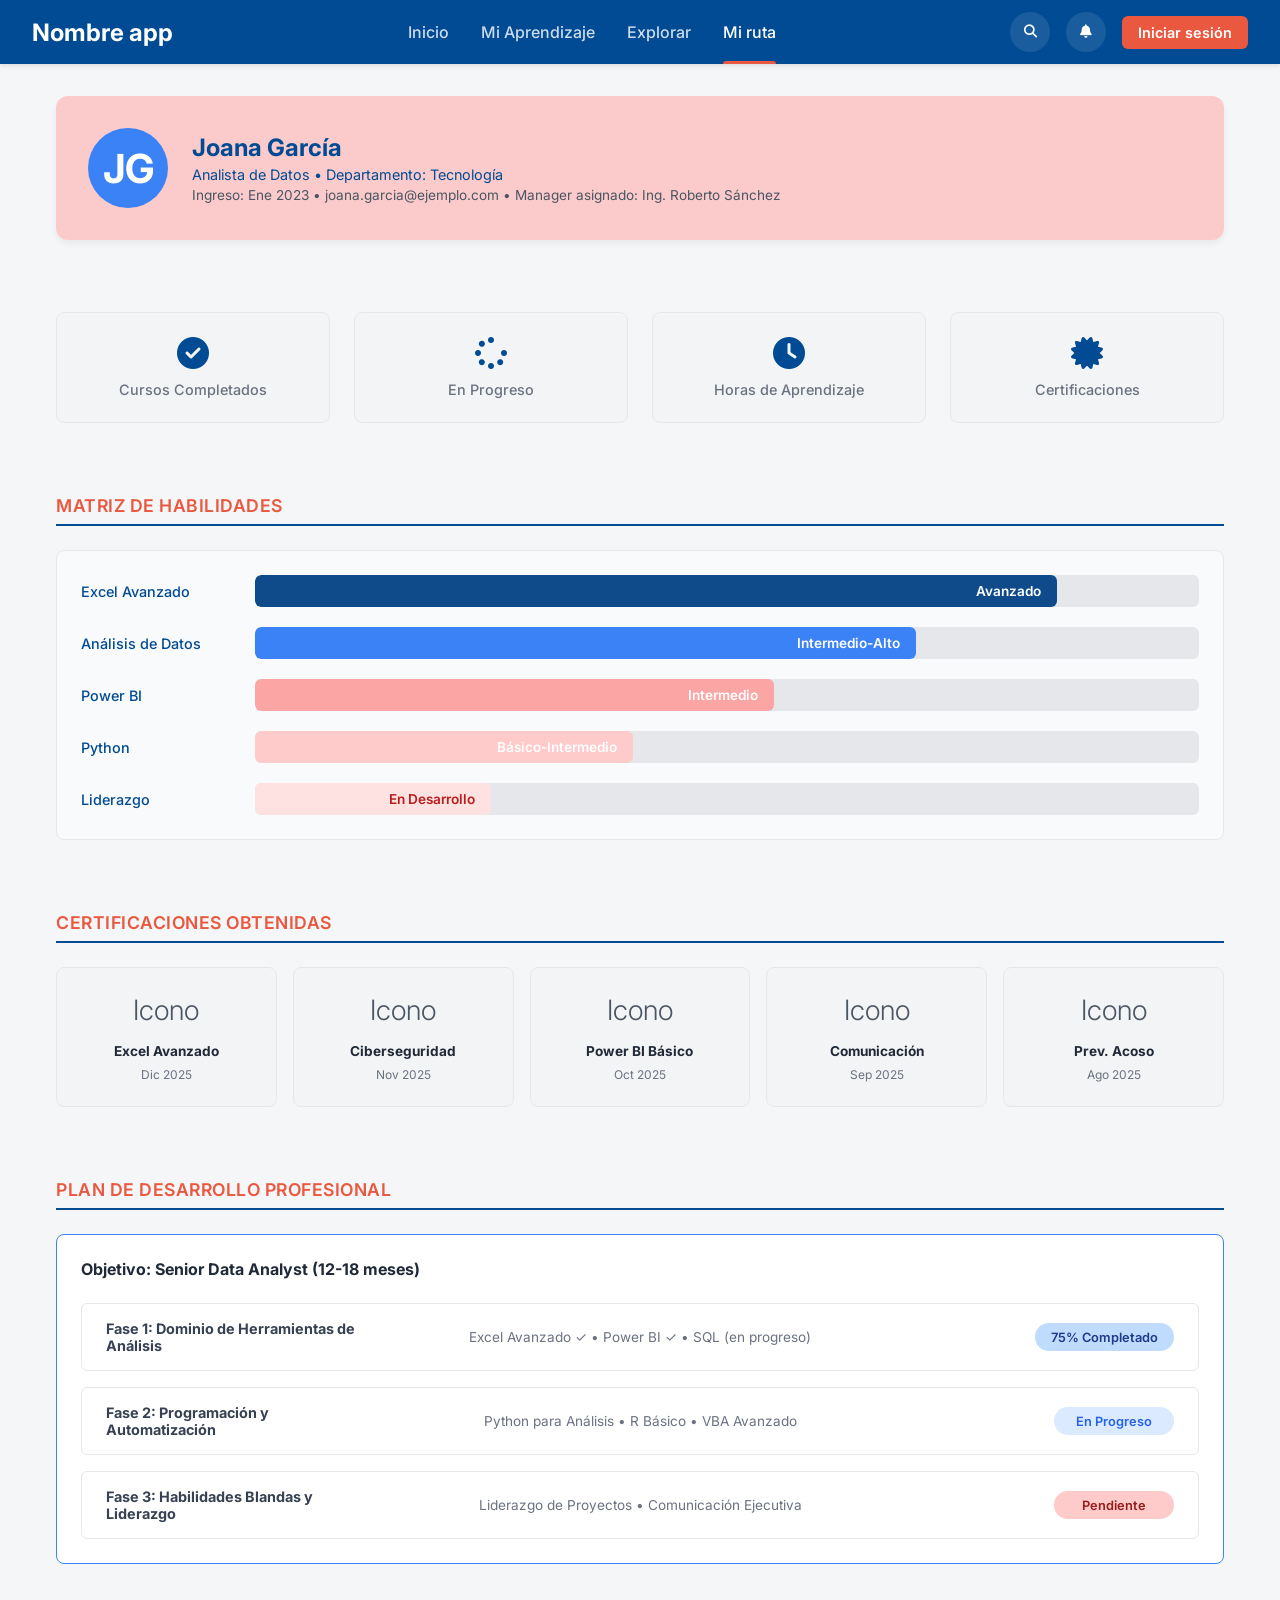
<file: Zitheonsoft Modulo Capacitación y desarollo/htmls/mi_ruta.html>
<!DOCTYPE html>
<html lang="es">
<head>
    <meta charset="UTF-8">
    <meta name="viewport" content="width=device-width, initial-scale=1.0">
    <title>Mi Ruta de Aprendizaje</title>
    <link rel="stylesheet" href="../css/styles.css">
    <link rel="stylesheet" href="../css/ruta.css">
    <link rel="stylesheet" href="https://cdnjs.cloudflare.com/ajax/libs/font-awesome/6.4.0/css/all.min.css">
</head>
<body>

    <header>
        <div class="logo">Nombre app</div>
        <nav>
            <a href="index.html">Inicio</a>
            <a href="mi_aprendizaje.html">Mi Aprendizaje</a>
            <a href="explorar.html">Explorar</a>
            <a href="mi_ruta.html" class="active">Mi ruta</a>
        </nav>
        <div class="header-actions">
            <button class="icon-btn" aria-label="Buscar"><i class="fas fa-search"></i></button>
            <button class="icon-btn" aria-label="Notificaciones"><i class="fas fa-bell"></i></button>
            <a href="login.html" class="btn" style="width: auto; padding: 0.5rem 1rem; text-decoration: none; font-size: 0.9rem;">Iniciar sesión</a>
        </div>
    </header>

    <main>
        <!-- Banner de Perfil -->
        <section class="profile-banner">
            <div class="profile-avatar">JG</div>
            <div class="profile-info">
                <h1>Joana García</h1>
                <p>Analista de Datos • Departamento: Tecnología</p>
                <div class="profile-meta">
                    Ingreso: Ene 2023 • joana.garcia@ejemplo.com • Manager asignado: Ing. Roberto Sánchez
                </div>
            </div>
        </section>

        <!-- Métricas -->
        <section class="ruta-metrics">
            <div class="ruta-metric-card">
                <i class="fas fa-check-circle ruta-metric-icon"></i>
                <div class="ruta-metric-title">Cursos Completados</div>
            </div>
            <div class="ruta-metric-card">
                <i class="fas fa-spinner ruta-metric-icon"></i>
                <div class="ruta-metric-title">En Progreso</div>
            </div>
            <div class="ruta-metric-card">
                <i class="fas fa-clock ruta-metric-icon"></i>
                <div class="ruta-metric-title">Horas de Aprendizaje</div>
            </div>
            <div class="ruta-metric-card">
                <i class="fas fa-certificate ruta-metric-icon"></i>
                <div class="ruta-metric-title">Certificaciones</div>
            </div>
        </section>

        <!-- Matriz de Habilidades -->
        <section>
            <div class="section-header-line">
                <h2 class="section-title" style="margin-bottom: 0;">Matriz de Habilidades</h2>
            </div>
            
            <div class="skills-matrix">
                <div class="skill-row">
                    <div class="skill-label">Excel Avanzado</div>
                    <div class="skill-bar-container">
                        <div class="skill-bar-fill bar-dark-blue" style="width: 85%;">Avanzado</div>
                    </div>
                </div>
                
                <div class="skill-row">
                    <div class="skill-label">Análisis de Datos</div>
                    <div class="skill-bar-container">
                        <div class="skill-bar-fill bar-light-blue" style="width: 70%;">Intermedio-Alto</div>
                    </div>
                </div>
                
                <div class="skill-row">
                    <div class="skill-label">Power BI</div>
                    <div class="skill-bar-container">
                        <div class="skill-bar-fill bar-salmon" style="width: 55%;">Intermedio</div>
                    </div>
                </div>
                
                <div class="skill-row">
                    <div class="skill-label">Python</div>
                    <div class="skill-bar-container">
                        <div class="skill-bar-fill bar-light-salmon" style="width: 40%;">Básico-Intermedio</div>
                    </div>
                </div>
                
                <div class="skill-row">
                    <div class="skill-label">Liderazgo</div>
                    <div class="skill-bar-container">
                        <div class="skill-bar-fill bar-pale-salmon" style="width: 25%;">En Desarrollo</div>
                    </div>
                </div>
            </div>
        </section>

        <!-- Certificaciones -->
        <section>
            <div class="section-header-line">
                <h2 class="section-title" style="margin-bottom: 0;">Certificaciones Obtenidas</h2>
            </div>
            
            <div class="certs-grid">
                <div class="cert-card">
                    <div class="cert-icon-text">Icono</div>
                    <div class="cert-title">Excel Avanzado</div>
                    <div class="cert-date">Dic 2025</div>
                </div>
                <div class="cert-card">
                    <div class="cert-icon-text">Icono</div>
                    <div class="cert-title">Ciberseguridad</div>
                    <div class="cert-date">Nov 2025</div>
                </div>
                <div class="cert-card">
                    <div class="cert-icon-text">Icono</div>
                    <div class="cert-title">Power BI Básico</div>
                    <div class="cert-date">Oct 2025</div>
                </div>
                <div class="cert-card">
                    <div class="cert-icon-text">Icono</div>
                    <div class="cert-title">Comunicación</div>
                    <div class="cert-date">Sep 2025</div>
                </div>
                <div class="cert-card">
                    <div class="cert-icon-text">Icono</div>
                    <div class="cert-title">Prev. Acoso</div>
                    <div class="cert-date">Ago 2025</div>
                </div>
            </div>
        </section>

        <!-- Plan de Desarrollo -->
        <section>
            <div class="section-header-line">
                <h2 class="section-title" style="margin-bottom: 0;">Plan de Desarrollo Profesional</h2>
            </div>
            
            <div class="dev-plan-container">
                <div class="dev-plan-header">
                    Objetivo: Senior Data Analyst (12-18 meses)
                </div>
                
                <div class="dev-plan-row">
                    <div class="dev-phase-title">Fase 1: Dominio de Herramientas de Análisis</div>
                    <div class="dev-phase-courses">Excel Avanzado ✓ • Power BI ✓ • SQL (en progreso)</div>
                    <div class="dev-phase-status">
                        <span class="status-badge badge-blue">75% Completado</span>
                    </div>
                </div>
                
                <div class="dev-plan-row">
                    <div class="dev-phase-title">Fase 2: Programación y Automatización</div>
                    <div class="dev-phase-courses">Python para Análisis • R Básico • VBA Avanzado</div>
                    <div class="dev-phase-status">
                        <span class="status-badge badge-light-blue">En Progreso</span>
                    </div>
                </div>
                
                <div class="dev-plan-row">
                    <div class="dev-phase-title">Fase 3: Habilidades Blandas y Liderazgo</div>
                    <div class="dev-phase-courses">Liderazgo de Proyectos • Comunicación Ejecutiva</div>
                    <div class="dev-phase-status">
                        <span class="status-badge badge-salmon">Pendiente</span>
                    </div>
                </div>
            </div>
        </section>

    </main>
</body>
</html>
</file>
<file: Zitheonsoft Modulo Capacitación y desarollo/css/styles.css>
@import url('https://fonts.googleapis.com/css2?family=Inter:wght@400;500;600;700&display=swap');

:root {
    --primary-blue: #004b93;
    --primary-red: #ea583f;
    --bg-light: #f5f6f8;
    --card-bg: #ffffff;
    --text-dark: #333333;
    --text-muted: #6b7280;
    --border-color: #e5e7eb;
    
    --path-green-bg: #e6f4ea;
    --path-green-border: #34a853;
    --path-green-text: #137333;
    
    --path-blue-bg: #e8f0fe;
    --path-blue-border: #1a73e8;
    --path-blue-text: #174ea6;
    
    --path-gray-bg: #f1f3f4;
    --path-gray-border: #dadce0;
    --path-gray-text: #5f6368;
}

* {
    margin: 0;
    padding: 0;
    box-sizing: border-box;
    font-family: 'Inter', sans-serif;
}

body {
    background-color: var(--bg-light);
    color: var(--text-dark);
}

/* Header */
header {
    background-color: var(--primary-blue);
    color: white;
    padding: 0 2rem;
    height: 64px;
    display: flex;
    align-items: center;
    justify-content: space-between;
    box-shadow: 0 2px 4px rgba(0,0,0,0.1);
    position: sticky;
    top: 0;
    z-index: 100;
}

.logo {
    font-size: 1.5rem;
    font-weight: 700;
}

nav {
    display: flex;
    gap: 2rem;
    height: 100%;
}

nav a {
    color: rgba(255, 255, 255, 0.8);
    text-decoration: none;
    font-weight: 500;
    display: flex;
    align-items: center;
    position: relative;
    transition: color 0.3s;
}

nav a:hover, nav a.active {
    color: white;
}

nav a.active::after {
    content: '';
    position: absolute;
    bottom: 0;
    left: 0;
    width: 100%;
    height: 3px;
    background-color: var(--primary-red);
    border-radius: 3px 3px 0 0;
}

.header-actions {
    display: flex;
    align-items: center;
    gap: 1rem;
}

.icon-btn {
    background: rgba(255, 255, 255, 0.1);
    border: none;
    border-radius: 50%;
    width: 40px;
    height: 40px;
    display: flex;
    align-items: center;
    justify-content: center;
    color: white;
    cursor: pointer;
    transition: background 0.3s;
}

.icon-btn:hover {
    background: rgba(255, 255, 255, 0.2);
}

.avatar {
    width: 40px;
    height: 40px;
    background-color: #333;
    border-radius: 50%;
    display: flex;
    align-items: center;
    justify-content: center;
    font-weight: 600;
    color: white;
    cursor: pointer;
}

/* Main Content */
main {
    max-width: 1200px;
    margin: 2rem auto;
    padding: 0 1rem;
    display: flex;
    flex-direction: column;
    gap: 2.5rem;
}

.section-title {
    color: var(--primary-red);
    font-size: 1.1rem;
    font-weight: 600;
    margin-bottom: 1rem;
    text-transform: uppercase;
    letter-spacing: 0.5px;
}

.section-header-line {
    border-bottom: 2px solid var(--primary-blue);
    padding-bottom: 0.5rem;
    margin-bottom: 1.5rem;
}

/* Recommendations Section */
.recommendations-bg {
    background-color: #f8ece8;
    padding: 1.5rem;
    border-radius: 12px;
}

.recommendations-grid {
    display: grid;
    grid-template-columns: repeat(3, 1fr);
    gap: 1.5rem;
}

.rec-card {
    background: var(--card-bg);
    border-radius: 8px;
    padding: 1.5rem;
    text-align: center;
    box-shadow: 0 4px 6px rgba(0,0,0,0.05);
    transition: transform 0.3s, box-shadow 0.3s;
    cursor: pointer;
    display: flex;
    flex-direction: column;
    align-items: center;
    justify-content: center;
    min-height: 120px;
}

.rec-card:hover {
    transform: translateY(-4px);
    box-shadow: 0 10px 15px rgba(0,0,0,0.1);
}

.rec-subtitle {
    font-size: 0.85rem;
    color: var(--primary-blue);
    margin-bottom: 1rem;
    font-weight: 500;
}

.rec-title {
    font-size: 1.1rem;
    font-weight: 600;
    color: var(--primary-blue);
}

/* Continue Learning Section */
.courses-grid {
    display: grid;
    grid-template-columns: repeat(4, 1fr);
    gap: 1.5rem;
}

.course-card {
    background: var(--card-bg);
    border: 1px solid var(--primary-blue);
    border-radius: 12px;
    overflow: hidden;
    display: flex;
    flex-direction: column;
    box-shadow: 0 4px 6px rgba(0,0,0,0.05);
    transition: transform 0.3s, box-shadow 0.3s;
}

.course-card:hover {
    transform: translateY(-4px);
    box-shadow: 0 12px 20px rgba(0,43,109,0.15);
}

.course-img {
    height: 140px;
    background-color: #fca5a5;
    background-size: cover;
    background-position: center;
    display: flex;
    align-items: center;
    justify-content: center;
    color: var(--primary-red);
    font-weight: 600;
    border-bottom: 1px solid var(--border-color);
}

.course-content {
    padding: 1.5rem;
    display: flex;
    flex-direction: column;
    flex-grow: 1;
    text-align: center;
    background-color: #fdfbfb;
}

.course-title {
    font-weight: 700;
    color: var(--primary-blue);
    margin-bottom: 0.5rem;
    font-size: 1.1rem;
}

.course-meta {
    font-size: 0.85rem;
    color: var(--text-muted);
    margin-bottom: 1rem;
    display: flex;
    align-items: center;
    justify-content: center;
    gap: 0.5rem;
}

.progress-container {
    margin-bottom: 1.5rem;
}

.progress-bar-bg {
    height: 8px;
    background-color: #e5e7eb;
    border-radius: 4px;
    overflow: hidden;
    margin-bottom: 0.5rem;
}

.progress-bar-fill {
    height: 100%;
    background-color: #3b82f6;
    border-radius: 4px;
}

.progress-text {
    font-size: 0.8rem;
    color: #3b82f6;
    font-weight: 600;
}

.btn {
    background-color: var(--primary-red);
    color: white;
    border: none;
    padding: 0.75rem 1.5rem;
    border-radius: 6px;
    font-weight: 600;
    cursor: pointer;
    transition: background-color 0.3s, transform 0.1s;
    width: 100%;
}

.btn:hover {
    background-color: #d84a32;
}

.btn:active {
    transform: scale(0.98);
}

/* Learning Path Section */
.path-container {
    background: var(--card-bg);
    border: 1px solid var(--border-color);
    border-radius: 12px;
    padding: 1.5rem;
    margin-bottom: 1.5rem;
    box-shadow: 0 2px 4px rgba(0,0,0,0.02);
}

.path-title {
    font-weight: 700;
    color: var(--primary-blue);
    margin-bottom: 1.5rem;
    font-size: 1rem;
}

.path-nodes {
    display: flex;
    align-items: center;
    gap: 1rem;
    overflow-x: auto;
    padding-bottom: 0.5rem;
}

.path-node {
    flex-shrink: 0;
    width: 140px;
    height: 70px;
    border-radius: 6px;
    display: flex;
    flex-direction: column;
    align-items: center;
    justify-content: center;
    text-align: center;
    font-size: 0.85rem;
    font-weight: 500;
    border: 2px solid transparent;
    padding: 0.5rem;
    position: relative;
    box-shadow: 0 2px 4px rgba(0,0,0,0.05);
}

.path-arrow {
    color: #9ca3af;
    font-size: 1.2rem;
}

.node-completed {
    background-color: var(--path-green-bg);
    border-color: var(--path-green-border);
    color: var(--path-green-text);
}

.node-completed::after {
    content: '✓';
    display: block;
    color: var(--path-green-border);
    font-weight: bold;
    margin-top: 0.25rem;
}

.node-current {
    background-color: var(--path-blue-bg);
    border-color: var(--path-blue-border);
    color: var(--path-blue-text);
    box-shadow: 0 0 0 3px rgba(26, 115, 232, 0.2);
}

.node-current .node-progress {
    font-weight: 700;
    margin-top: 0.25rem;
}

.node-locked {
    background-color: var(--path-gray-bg);
    border-color: var(--path-gray-border);
    color: var(--path-gray-text);
}

.node-locked::after {
    content: '🔒';
    display: block;
    margin-top: 0.25rem;
    font-size: 0.8rem;
}

/* Animations */
@keyframes fadeIn {
    from { opacity: 0; transform: translateY(10px); }
    to { opacity: 1; transform: translateY(0); }
}

main > section {
    animation: fadeIn 0.5s ease-out forwards;
}

main > section:nth-child(2) { animation-delay: 0.1s; }
main > section:nth-child(3) { animation-delay: 0.2s; }
main > section:nth-child(4) { animation-delay: 0.3s; }

/* Responsive adjustments */
@media (max-width: 1024px) {
    .courses-grid {
        grid-template-columns: repeat(2, 1fr);
    }
}

@media (max-width: 768px) {
    .recommendations-grid {
        grid-template-columns: 1fr;
    }
    
    .courses-grid {
        grid-template-columns: 1fr;
    }
    
    nav {
        display: none;
    }
}
</file>
<file: Zitheonsoft Modulo Capacitación y desarollo/css/admin.css>
/* Estilos específicos para el módulo de Administrador */

:root {
    --admin-orange: #f26b3a; /* Naranja/Rojo de la interfaz admin */
    --admin-bg: #f5f2eb; /* Fondo crema claro */
    --admin-card: #f9f7f4; /* Fondo tarjeta crema ligeramente más claro */
    --admin-border: #e8e2d6; /* Bordes crema oscuro */
    
    --status-green-bg: #dcfce7;
    --status-green-text: #166534;
    --status-yellow-bg: #fef9c3;
    --status-yellow-text: #a16207;
    --status-blue-bg: #dbeafe;
    --status-blue-text: #1e40af;
}

body.admin-mode {
    background-color: var(--admin-bg);
}

/* Header de Admin */
.admin-header {
    background-color: var(--primary-blue);
}

.admin-header nav a.active::after {
    background-color: var(--admin-orange);
}

/* Títulos y Subtítulos de Secciones */
.admin-page-title {
    font-size: 1.25rem;
    font-weight: 600;
    color: #333;
    margin-bottom: 0.5rem;
}

.admin-page-subtitle {
    font-size: 0.9rem;
    color: var(--text-muted);
    margin-bottom: 1.5rem;
}

/* Barra de búsqueda */
.admin-search-container {
    background: white;
    border: 1px solid #d1d5db;
    border-radius: 6px;
    padding: 0.75rem 1rem;
    display: flex;
    align-items: center;
    gap: 0.75rem;
    color: #9ca3af;
    margin-bottom: 1.5rem;
}

.admin-search-container input {
    border: none;
    outline: none;
    width: 100%;
    font-size: 0.95rem;
    background: transparent;
    color: #333;
}

/* Controles (Filtros y Botón) */
.admin-controls-row {
    display: flex;
    justify-content: space-between;
    align-items: center;
    margin-bottom: 1.5rem;
}

.admin-filters {
    display: flex;
    gap: 1rem;
}

.filter-pill {
    padding: 0.5rem 1.5rem;
    border-radius: 20px;
    font-size: 0.85rem;
    font-weight: 500;
    cursor: pointer;
    background: white;
    border: 1px solid #d1d5db;
    color: var(--text-dark);
    transition: all 0.2s;
}

.filter-pill.active {
    background-color: var(--admin-orange);
    color: white;
    border-color: var(--admin-orange);
}

/* Botones */
.btn-admin-primary {
    background-color: var(--admin-orange);
    color: white;
    border: none;
    padding: 0.6rem 1.2rem;
    border-radius: 4px;
    font-weight: 600;
    font-size: 0.9rem;
    cursor: pointer;
    transition: opacity 0.2s;
}

.btn-admin-primary:hover {
    opacity: 0.9;
}

.btn-outline-blue {
    border: 1px solid #3b82f6;
    background: white;
    color: #3b82f6;
    padding: 0.4rem 1.5rem;
    border-radius: 4px;
    font-weight: 500;
    cursor: pointer;
    font-size: 0.9rem;
    transition: all 0.2s;
}

.btn-outline-blue:hover {
    background: #eff6ff;
}

.center-btn-container {
    display: flex;
    justify-content: center;
    margin-top: 1rem;
    margin-bottom: 2rem;
}

/* Tabla de Administrador */
.admin-table-container {
    background: var(--admin-card);
    border: 1px solid var(--admin-border);
    border-radius: 8px;
    overflow-x: auto;
    margin-bottom: 1rem;
}

.admin-table {
    width: 100%;
    border-collapse: collapse;
}

.admin-table th, .admin-table td {
    padding: 1rem 1.5rem;
    text-align: center;
    border-bottom: 1px solid var(--admin-border);
    vertical-align: middle;
}

.admin-table th:first-child,
.admin-table td:first-child {
    text-align: left;
}

.admin-table tbody tr:last-child td {
    border-bottom: none;
}

.admin-table th {
    font-weight: 600;
    color: #374151;
    font-size: 0.9rem;
}

.admin-table td {
    font-size: 0.9rem;
    color: var(--primary-blue);
}

/* Píldoras de Estado */
.status-pill {
    padding: 0.25rem 0.8rem;
    border-radius: 12px;
    font-size: 0.75rem;
    font-weight: 600;
    display: inline-block;
}

.status-activa {
    background-color: var(--status-green-bg);
    color: var(--status-green-text);
}

.status-borrador {
    background-color: var(--status-yellow-bg);
    color: var(--status-yellow-text);
}

.status-prueba {
    background-color: var(--status-blue-bg);
    color: var(--status-blue-text);
}

/* Iconos de Acción */
.action-icons {
    text-align: center;
    color: #6b7280;
    white-space: nowrap;
}

.action-icons i {
    cursor: pointer;
    font-size: 1rem;
    margin: 0 0.375rem;
}

.action-icons i:hover {
    color: var(--admin-orange);
}

/* === AUTOMATIZACIÓN === */
.rules-container {
    display: flex;
    flex-direction: column;
    gap: 1rem;
}

.rule-card {
    background: var(--admin-card);
    border: 1px solid var(--admin-border);
    border-radius: 8px;
    padding: 1.5rem;
    display: flex;
    justify-content: space-between;
    align-items: flex-start;
}

.rule-info h3 {
    color: var(--primary-blue);
    font-size: 1.05rem;
    margin-bottom: 0.75rem;
    display: flex;
    align-items: center;
    gap: 0.5rem;
    font-weight: 700;
}

.rule-details {
    font-size: 0.85rem;
    color: var(--primary-blue);
    line-height: 1.6;
}

.rule-details span {
    font-weight: 600;
}

.rule-actions {
    display: flex;
    align-items: center;
    gap: 1.5rem;
}

/* Actividad Reciente */
.admin-section-header {
    border-bottom: 2px solid #3b82f6;
    margin-bottom: 1rem;
    padding-bottom: 0.5rem;
}

.admin-section-header h2 {
    font-size: 1.1rem;
    color: #333;
}

.activity-list {
    background: white;
    border-radius: 8px;
    border: 1px solid #d1d5db;
    overflow: hidden;
}

.activity-item-admin {
    padding: 1rem 1.5rem;
    border-bottom: 1px solid #e5e7eb;
}

.activity-item-admin:last-child {
    border-bottom: none;
}

.activity-item-admin h4 {
    font-size: 0.95rem;
    color: #333;
    margin-bottom: 0.35rem;
}

.activity-item-admin p {
    font-size: 0.85rem;
    color: #6b7280;
}

/* === ANALYTICS === */
.metrics-grid {
    display: grid;
    grid-template-columns: repeat(4, 1fr);
    gap: 1.5rem;
    margin-bottom: 2rem;
}

.metric-card {
    background: var(--admin-card);
    border: 1px solid var(--admin-border);
    border-radius: 8px;
    padding: 1.5rem;
    text-align: center;
    display: flex;
    flex-direction: column;
    align-items: center;
    justify-content: center;
}

.metric-icon {
    font-size: 2rem;
    color: #3b82f6;
    margin-bottom: 0.5rem;
}

.metric-title {
    font-size: 0.9rem;
    color: #4b5563;
    margin-bottom: 0.5rem;
}

.metric-trend {
    font-size: 0.8rem;
    margin-top: 0.5rem;
}

.trend-up {
    color: #16a34a;
}

.trend-neutral {
    color: #9ca3af;
}

.charts-grid {
    display: grid;
    grid-template-columns: 1fr 1fr;
    gap: 1.5rem;
    margin-bottom: 2rem;
}

.chart-card {
    background: var(--admin-card);
    border: 1px solid var(--admin-border);
    border-radius: 8px;
    padding: 1.5rem;
}

.chart-title {
    font-size: 1rem;
    font-weight: 600;
    margin-bottom: 1.5rem;
    display: flex;
    align-items: center;
    gap: 0.5rem;
    color: #333;
}

.bar-row {
    display: flex;
    align-items: center;
    margin-bottom: 1.25rem;
    gap: 1rem;
}

.bar-row:last-child {
    margin-bottom: 0;
}

.bar-label {
    width: 130px;
    font-size: 0.85rem;
    color: #4b5563;
}

.bar-container {
    flex-grow: 1;
    background: #e5e7eb;
    height: 28px;
    border-radius: 4px;
    position: relative;
    overflow: hidden;
}

.bar-fill {
    height: 100%;
    display: flex;
    align-items: center;
    justify-content: flex-end;
    padding-right: 0.75rem;
    color: white;
    font-size: 0.8rem;
    font-weight: 600;
}

.bar-blue .bar-fill {
    background-color: #3b82f6;
}

.bar-green .bar-fill {
    background-color: #22c55e;
}

.compliance-list {
    background: var(--admin-card);
    border: 1px solid var(--admin-border);
    border-radius: 8px;
    margin-bottom: 2rem;
}

.compliance-item {
    display: flex;
    justify-content: space-between;
    align-items: center;
    padding: 1.25rem 1.5rem;
    border-bottom: 1px solid var(--admin-border);
}

.compliance-item:last-child {
    border-bottom: none;
}

.comp-info h4 {
    font-size: 0.95rem;
    color: #333;
    margin-bottom: 0.25rem;
}

.comp-info p {
    font-size: 0.85rem;
    color: #6b7280;
}

.comp-status {
    font-size: 0.85rem;
    text-align: right;
}

.text-orange {
    color: #f59e0b;
    font-weight: 600;
}

.text-red {
    color: #ef4444;
    font-weight: 600;
}

.text-green {
    color: #16a34a;
    font-weight: 600;
}

/* === FORMULARIOS ADMIN === */
.admin-form-container {
    background: white;
    border: 1px solid var(--admin-border);
    border-radius: 8px;
    padding: 2rem;
    max-width: 900px;
    margin: 0 auto 2rem auto;
}

.form-group {
    margin-bottom: 1.5rem;
}

.form-row {
    display: flex;
    gap: 1.5rem;
    margin-bottom: 1.5rem;
}

.form-row .form-group {
    flex: 1;
    margin-bottom: 0;
}

.admin-form-container label, .modal-content label {
    display: block;
    font-size: 0.9rem;
    font-weight: 600;
    color: #374151;
    margin-bottom: 0.5rem;
}

.admin-form-container input[type="text"],
.admin-form-container input[type="number"],
.admin-form-container select,
.admin-form-container textarea,
.modal-content input[type="text"],
.modal-content input[type="number"],
.modal-content select,
.modal-content textarea {
    width: 100%;
    padding: 0.75rem 1rem;
    border: 1px solid #d1d5db;
    border-radius: 6px;
    font-size: 0.95rem;
    color: #333;
    background-color: #f9fafb;
    transition: border-color 0.2s;
    outline: none;
    box-sizing: border-box;
}

.admin-form-container input:focus,
.admin-form-container select:focus,
.admin-form-container textarea:focus,
.modal-content input:focus,
.modal-content select:focus,
.modal-content textarea:focus {
    border-color: #3b82f6;
    background-color: white;
}

.file-upload-box {
    border: 2px dashed #d1d5db;
    border-radius: 6px;
    padding: 2rem;
    text-align: center;
    background-color: #f9fafb;
    cursor: pointer;
    transition: border-color 0.2s;
}

.file-upload-box:hover {
    border-color: #3b82f6;
}

.file-upload-box i {
    font-size: 2rem;
    color: #9ca3af;
    margin-bottom: 0.5rem;
}

.form-actions {
    display: flex;
    justify-content: flex-end;
    gap: 1rem;
    margin-top: 2rem;
    padding-top: 1.5rem;
    border-top: 1px solid var(--admin-border);
}

.btn-secondary {
    background: white;
    border: 1px solid #d1d5db;
    color: #374151;
    padding: 0.6rem 1.2rem;
    border-radius: 4px;
    font-weight: 500;
    cursor: pointer;
    transition: background-color 0.2s;
}

.btn-secondary:hover {
    background: #f3f4f6;
}

/* Modales */
.modal-overlay {
    position: fixed;
    top: 0;
    left: 0;
    width: 100%;
    height: 100%;
    background: rgba(0, 0, 0, 0.5);
    display: flex;
    align-items: center;
    justify-content: center;
    z-index: 1000;
    opacity: 0;
    visibility: hidden;
    transition: opacity 0.3s;
}

.modal-overlay.active {
    opacity: 1;
    visibility: visible;
}

.modal-content {
    background: white;
    border-radius: 8px;
    width: 100%;
    max-width: 600px;
    padding: 2rem;
    position: relative;
    transform: translateY(-20px);
    transition: transform 0.3s;
    max-height: 90vh;
    overflow-y: auto;
}

.modal-overlay.active .modal-content {
    transform: translateY(0);
}

.modal-close {
    position: absolute;
    top: 1rem;
    right: 1.5rem;
    font-size: 1.5rem;
    color: #9ca3af;
    cursor: pointer;
    background: none;
    border: none;
}

.modal-title {
    font-size: 1.25rem;
    font-weight: 600;
    color: #333;
    margin-bottom: 1.5rem;
}
</file>
<file: Zitheonsoft Modulo Capacitación y desarollo/css/detalle_curso.css>
/* Course Hero */
.course-hero {
    background: linear-gradient(135deg, #fbc2eb 0%, #a6c1ee 100%); /* Placeholder, will use soft pink from image */
    background: #fac1be; /* Base pink */
    border-radius: 12px;
    padding: 2rem;
    display: flex;
    justify-content: space-between;
    align-items: center;
    color: var(--text-dark);
    margin-bottom: 2.5rem;
}

.course-hero-info h1 {
    font-size: 1.8rem;
    font-weight: 700;
    color: var(--primary-blue);
    margin-bottom: 1rem;
}

.course-hero-meta {
    font-size: 0.9rem;
    color: var(--primary-blue);
    margin-bottom: 0.5rem;
}

.course-hero-meta span {
    margin: 0 0.5rem;
    color: rgba(0, 75, 147, 0.5); /* dot color */
}

.course-hero-instructor {
    font-size: 0.85rem;
    color: #666;
}

.circular-progress {
    position: relative;
    width: 100px;
    height: 100px;
    border-radius: 50%;
    background: conic-gradient(#ffffff 45%, rgba(255,255,255,0.3) 45%);
    display: flex;
    align-items: center;
    justify-content: center;
}

.circular-progress::before {
    content: '';
    position: absolute;
    width: 80px;
    height: 80px;
    border-radius: 50%;
    background-color: #fac1be;
}

.progress-value {
    position: relative;
    font-size: 1.5rem;
    font-weight: 700;
    color: white;
    text-align: center;
    line-height: 1;
}

.progress-label {
    display: block;
    font-size: 0.65rem;
    font-weight: 500;
    margin-top: 0.2rem;
    opacity: 0.9;
}

/* Back Link in Header */
.header-back-link {
    flex-grow: 1;
    margin-left: 3rem;
}

.header-back-link a {
    color: white;
    text-decoration: none;
    font-size: 1rem;
    padding-bottom: 0.5rem;
    border-bottom: 2px solid var(--primary-red);
}

/* Modules Container */
.modules-container {
    background-color: #f6efe9;
    border-radius: 12px;
    border: 1px solid #e5dcd6;
    margin-bottom: 2.5rem;
    overflow: hidden;
}

.module-item {
    display: flex;
    align-items: center;
    padding: 1.25rem 1.5rem;
    border-bottom: 2px solid white;
    gap: 1.5rem;
    transition: background-color 0.2s;
}

.module-item:last-child {
    border-bottom: none;
}

.module-item.active {
    background-color: #e8f4fd;
    border-bottom: none;
}

.module-icon {
    width: 36px;
    height: 36px;
    border-radius: 8px;
    display: flex;
    align-items: center;
    justify-content: center;
    flex-shrink: 0;
    font-size: 1rem;
}

.icon-completed {
    background-color: #34d399; /* Green */
    color: white;
}

.icon-active {
    background-color: white;
    border: 2px solid var(--primary-blue);
    color: var(--primary-blue);
}

.icon-locked {
    background-color: white;
    border: 2px solid #d1d5db;
}

.module-info {
    flex-grow: 1;
}

.module-title {
    font-weight: 700;
    color: var(--text-dark);
    margin-bottom: 0.25rem;
    font-size: 1rem;
}

.module-item.active .module-title {
    color: var(--primary-blue);
}

.module-meta {
    font-size: 0.85rem;
    color: var(--text-muted);
}

.module-status {
    font-weight: 700;
    font-size: 0.95rem;
    min-width: 50px;
    text-align: right;
}

.status-green { color: #10b981; }
.status-blue { color: var(--primary-blue); }
.status-locked { color: #9ca3af; font-size: 1.1rem; }

/* Action Bar */
.action-bar {
    display: flex;
    gap: 1rem;
    margin-bottom: 2.5rem;
}

.btn-primary-large {
    flex-grow: 2;
    background-color: var(--primary-red);
    color: white;
    border: none;
    padding: 1.25rem;
    border-radius: 8px;
    font-weight: 600;
    font-size: 1.1rem;
    cursor: pointer;
    transition: background-color 0.3s;
    display: flex;
    justify-content: center;
    align-items: center;
    gap: 0.5rem;
}

.btn-primary-large:hover {
    background-color: #d84a32;
}

.btn-secondary-large {
    flex-grow: 1;
    background-color: white;
    color: var(--primary-blue);
    border: 2px solid var(--primary-blue);
    padding: 1.25rem;
    border-radius: 8px;
    font-weight: 600;
    font-size: 1.1rem;
    cursor: pointer;
    transition: all 0.3s;
    display: flex;
    justify-content: center;
    align-items: center;
    gap: 0.5rem;
}

.btn-secondary-large:hover {
    background-color: #f8fafc;
}

/* Recent Activity */
.activity-item {
    display: flex;
    gap: 1.5rem;
    padding: 1.5rem;
    background: var(--card-bg);
    border: 1px solid var(--border-color);
    border-radius: 8px;
}

.activity-avatar {
    width: 45px;
    height: 45px;
    background-color: #3b82f6;
    color: white;
    border-radius: 50%;
    display: flex;
    align-items: center;
    justify-content: center;
    font-weight: 600;
    flex-shrink: 0;
}

.activity-content h4 {
    margin-bottom: 0.25rem;
    font-size: 1rem;
    color: var(--text-dark);
}

.activity-time {
    font-size: 0.8rem;
    color: var(--text-muted);
    margin-bottom: 0.75rem;
}

.activity-text {
    font-size: 0.95rem;
    color: #4b5563;
    line-height: 1.5;
}
</file>
<file: Zitheonsoft Modulo Capacitación y desarollo/css/explorar.css>
/* Search Bar */
.search-container {
    margin-bottom: 2rem;
}

.search-input-wrapper {
    position: relative;
    width: 100%;
}

.search-input-wrapper i {
    position: absolute;
    left: 1.5rem;
    top: 50%;
    transform: translateY(-50%);
    color: #9ca3af;
    font-size: 1.1rem;
}

.search-input {
    width: 100%;
    padding: 1rem 1rem 1rem 3.5rem;
    border: 1px solid var(--border-color);
    border-radius: 8px;
    font-size: 1rem;
    outline: none;
    transition: border-color 0.3s, box-shadow 0.3s;
}

.search-input:focus {
    border-color: var(--primary-blue);
    box-shadow: 0 0 0 3px rgba(0, 75, 147, 0.1);
}

/* Filters */
.explore-filters {
    display: flex;
    justify-content: center;
    flex-wrap: wrap;
    gap: 1rem;
    margin-bottom: 2.5rem;
    padding-bottom: 2rem;
    border-bottom: 2px solid #e5dcd6; /* Horizontal line separator */
}

.explore-filter-btn {
    padding: 0.5rem 1.5rem;
    border-radius: 20px;
    border: 1px solid var(--border-color);
    background: var(--card-bg);
    color: var(--text-dark);
    font-weight: 500;
    font-size: 0.9rem;
    cursor: pointer;
    transition: all 0.3s;
}

.explore-filter-btn:hover {
    border-color: var(--primary-blue);
}

.explore-filter-btn.active {
    background: var(--primary-blue);
    color: white;
    border-color: var(--primary-blue);
}

/* Catalog Cards */
.catalog-grid {
    display: grid;
    grid-template-columns: repeat(4, 1fr);
    gap: 1.5rem;
    margin-bottom: 2.5rem;
}

.catalog-card {
    background: var(--card-bg);
    border: 1px solid var(--primary-blue);
    border-radius: 8px;
    overflow: hidden;
    display: flex;
    flex-direction: column;
    box-shadow: 0 4px 6px rgba(0,0,0,0.05);
    transition: transform 0.3s, box-shadow 0.3s;
}

.catalog-card:hover {
    transform: translateY(-4px);
    box-shadow: 0 12px 20px rgba(0,43,109,0.15);
}

.catalog-img {
    height: 140px;
    background-color: #fac1be; /* Pink placeholder */
    background-size: cover;
    background-position: center;
    display: flex;
    align-items: center;
    justify-content: center;
    color: var(--primary-red);
    font-weight: 600;
    border-bottom: 1px solid var(--border-color);
}

.catalog-content {
    padding: 1.5rem;
    display: flex;
    flex-direction: column;
    flex-grow: 1;
    text-align: center;
    background-color: #f6efe9; /* Beige background */
}

.catalog-title {
    font-weight: 700;
    color: var(--primary-blue);
    margin-bottom: 1rem;
    font-size: 1.05rem;
}

.catalog-meta {
    font-size: 0.8rem;
    color: #666;
    margin-bottom: 1rem;
    line-height: 1.6;
}

.catalog-price {
    font-weight: 700;
    color: var(--primary-blue);
    font-size: 1.1rem;
    margin-bottom: 1.25rem;
}

/* Responsive adjustments */
@media (max-width: 1024px) {
    .catalog-grid {
        grid-template-columns: repeat(2, 1fr);
    }
}

@media (max-width: 768px) {
    .catalog-grid {
        grid-template-columns: 1fr;
    }
}
</file>
<file: Zitheonsoft Modulo Capacitación y desarollo/css/login.css>
body.login-mode {
    background-color: var(--card-bg);
    margin: 0;
    overflow: hidden;
    height: 100vh;
}

.login-container {
    display: flex;
    height: 100vh;
    width: 100%;
}

.login-left {
    flex: 1;
    background: linear-gradient(135deg, var(--primary-blue) 0%, #1a365d 100%);
    position: relative;
    display: flex;
    flex-direction: column;
    justify-content: center;
    align-items: center;
    color: white;
    padding: 2rem;
    text-align: center;
}

.login-left::before {
    content: '';
    position: absolute;
    top: 0; left: 0; right: 0; bottom: 0;
    background-image: url('https://images.unsplash.com/photo-1522071820081-009f0129c71c?ixlib=rb-4.0.3&auto=format&fit=crop&w=1000&q=80');
    background-size: cover;
    background-position: center;
    opacity: 0.2;
    mix-blend-mode: overlay;
}

.login-left-content {
    position: relative;
    z-index: 1;
    max-width: 80%;
}

.login-left h1 {
    font-size: 2.5rem;
    font-weight: 700;
    margin-bottom: 1rem;
}

.login-left p {
    font-size: 1.1rem;
    line-height: 1.6;
    color: rgba(255, 255, 255, 0.9);
}

.login-right {
    flex: 1;
    display: flex;
    flex-direction: column;
    justify-content: center;
    align-items: center;
    padding: 2rem;
    background-color: white;
}

.login-form-wrapper {
    width: 100%;
    max-width: 400px;
}

.login-logo {
    font-size: 1.75rem;
    font-weight: 700;
    color: var(--primary-blue);
    margin-bottom: 2rem;
    text-align: center;
}

.login-form-wrapper h2 {
    font-size: 1.75rem;
    color: #333;
    margin-bottom: 0.5rem;
}

.login-form-wrapper p.subtitle {
    color: var(--text-muted);
    margin-bottom: 2rem;
}

.login-form-wrapper .form-group {
    margin-bottom: 1.5rem;
}

.login-form-wrapper label {
    display: block;
    font-size: 0.9rem;
    font-weight: 600;
    color: #374151;
    margin-bottom: 0.5rem;
}

.login-form-wrapper input[type="email"],
.login-form-wrapper input[type="password"] {
    width: 100%;
    padding: 0.85rem 1rem;
    border: 1px solid #d1d5db;
    border-radius: 6px;
    font-size: 1rem;
    color: #333;
    transition: border-color 0.2s;
    outline: none;
    box-sizing: border-box;
}

.login-form-wrapper input:focus {
    border-color: var(--primary-blue);
    box-shadow: 0 0 0 3px rgba(0, 75, 147, 0.1);
}

.login-options {
    display: flex;
    justify-content: space-between;
    align-items: center;
    margin-bottom: 2rem;
    font-size: 0.85rem;
}

.login-options a {
    color: var(--primary-blue);
    text-decoration: none;
    font-weight: 600;
}

.login-options a:hover {
    text-decoration: underline;
}

.btn-login {
    background-color: var(--primary-red);
    color: white;
    border: none;
    padding: 0.85rem 1rem;
    border-radius: 6px;
    font-weight: 600;
    font-size: 1rem;
    width: 100%;
    cursor: pointer;
    transition: background-color 0.2s, transform 0.1s;
}

.btn-login:hover {
    background-color: #d84a32;
}

.btn-login:active {
    transform: scale(0.98);
}

@media (max-width: 768px) {
    .login-left {
        display: none;
    }
}
</file>
<file: Zitheonsoft Modulo Capacitación y desarollo/css/mi_aprendizaje.css>
/* Filters */
.filters-container {
    display: flex;
    justify-content: center;
    gap: 1rem;
    margin-bottom: 2rem;
    flex-wrap: wrap;
}

.filter-btn {
    padding: 0.5rem 1.5rem;
    border-radius: 20px;
    border: 1px solid var(--border-color);
    background: var(--card-bg);
    color: var(--text-dark);
    font-weight: 500;
    font-size: 0.9rem;
    cursor: pointer;
    transition: all 0.3s;
}

.filter-btn:hover {
    border-color: var(--primary-blue);
}

.filter-btn.active {
    background: var(--primary-blue);
    color: white;
    border-color: var(--primary-blue);
}

/* Course List Container */
.course-list-wrapper {
    background-color: #f6efe9;
    border-radius: 12px;
    padding: 1.5rem;
    border: 1px solid #e5dcd6;
    margin-bottom: 2.5rem;
}

.course-list-item {
    display: flex;
    align-items: center;
    justify-content: space-between;
    padding: 1.5rem 0;
    border-bottom: 2px solid white;
    gap: 2rem;
}

.course-list-item:last-of-type {
    border-bottom: none;
}

.course-list-info {
    flex-grow: 1;
}

.course-list-title {
    font-weight: 700;
    color: var(--primary-blue);
    font-size: 1.1rem;
    margin-bottom: 0.75rem;
}

.course-list-progress-bar {
    height: 10px;
    background-color: #ffffff;
    border-radius: 5px;
    overflow: hidden;
    margin-bottom: 0.5rem;
    width: 100%;
}

.course-list-progress-fill {
    height: 100%;
    border-radius: 5px;
}

.fill-blue { background-color: #3b82f6; }
.fill-red { background-color: var(--primary-red); }

.course-list-meta {
    font-size: 0.85rem;
    color: #8c8c8c;
    font-weight: 500;
}

.course-list-meta i {
    color: var(--primary-blue);
    margin-left: 0.25rem;
}

.course-list-actions {
    display: flex;
    align-items: center;
    gap: 1.5rem;
    min-width: 250px;
    justify-content: flex-end;
}

.status-badge {
    padding: 0.35rem 1rem;
    border-radius: 15px;
    font-size: 0.85rem;
    font-weight: 600;
    text-align: center;
    min-width: 110px;
}

.badge-blue { background-color: #dbeafe; color: #1e40af; }
.badge-yellow { background-color: #fef3c7; color: #b45309; }
.badge-red { background-color: #fee2e2; color: #b91c1c; }

.btn-show-more {
    display: block;
    margin: 2rem auto 0;
    width: fit-content;
}

/* Sessions List */
.sessions-list {
    background: var(--card-bg);
    border: 1px solid var(--border-color);
    border-radius: 8px;
    overflow: hidden;
}

.session-item {
    display: flex;
    align-items: center;
    justify-content: space-between;
    padding: 1.5rem;
    border-bottom: 1px solid var(--border-color);
    transition: background-color 0.3s;
}

.session-item:hover {
    background-color: #f9fafb;
}

.session-item:last-child { 
    border-bottom: none; 
}

.session-title {
    font-weight: 700;
    color: var(--text-dark);
    margin-bottom: 0.4rem;
    font-size: 1.05rem;
}

.session-meta {
    font-size: 0.85rem;
    color: var(--text-muted);
}
</file>
<file: Zitheonsoft Modulo Capacitación y desarollo/css/ruta.css>
/* === MI RUTA (Perfil del Usuario) === */

/* Banner de Perfil */
.profile-banner {
    background-color: #fbcbcb; /* Salmón claro */
    border-radius: 12px;
    padding: 2rem;
    display: flex;
    align-items: center;
    gap: 1.5rem;
    margin-bottom: 2rem;
    box-shadow: 0 4px 6px rgba(0,0,0,0.05);
}

.profile-avatar {
    width: 80px;
    height: 80px;
    background-color: #3b82f6; /* Azul brillante */
    border-radius: 50%;
    display: flex;
    align-items: center;
    justify-content: center;
    font-size: 2.5rem;
    font-weight: 700;
    color: white;
}

.profile-info h1 {
    font-size: 1.5rem;
    color: var(--primary-blue);
    margin-bottom: 0.25rem;
}

.profile-info p {
    font-size: 0.9rem;
    color: var(--primary-blue);
    margin-bottom: 0.25rem;
}

.profile-info .profile-meta {
    font-size: 0.85rem;
    color: #4b5563;
}

/* Métricas del Perfil */
.ruta-metrics {
    display: grid;
    grid-template-columns: repeat(4, 1fr);
    gap: 1.5rem;
    margin-bottom: 2rem;
}

.ruta-metric-card {
    background-color: #f3f4f6; /* Gris muy claro */
    border: 1px solid #e5e7eb;
    border-radius: 8px;
    padding: 1.5rem;
    text-align: center;
    display: flex;
    flex-direction: column;
    align-items: center;
    justify-content: center;
}

.ruta-metric-icon {
    font-size: 2rem;
    color: var(--primary-blue);
    margin-bottom: 0.75rem;
}

.ruta-metric-title {
    font-size: 0.9rem;
    color: #6b7280;
    font-weight: 500;
}

/* Matriz de Habilidades */
.skills-matrix {
    background: #f9fafb;
    border: 1px solid #e5e7eb;
    border-radius: 8px;
    padding: 1.5rem;
    margin-bottom: 2rem;
}

.skill-row {
    display: flex;
    align-items: center;
    margin-bottom: 1.25rem;
    gap: 1.5rem;
}

.skill-row:last-child {
    margin-bottom: 0;
}

.skill-label {
    width: 150px;
    font-size: 0.9rem;
    color: var(--primary-blue);
    font-weight: 500;
}

.skill-bar-container {
    flex-grow: 1;
    background-color: #e5e7eb;
    height: 32px;
    border-radius: 6px;
    position: relative;
    overflow: hidden;
}

.skill-bar-fill {
    height: 100%;
    display: flex;
    align-items: center;
    justify-content: flex-end;
    padding-right: 1rem;
    color: white;
    font-size: 0.85rem;
    font-weight: 600;
    border-radius: 6px;
}

/* Colores de las barras */
.bar-dark-blue { background-color: #0f4a8a; } /* Avanzado */
.bar-light-blue { background-color: #3b82f6; } /* Intermedio Alto */
.bar-salmon { background-color: #fca5a5; } /* Intermedio */
.bar-light-salmon { background-color: #fecaca; } /* Basico-Intermedio */
.bar-pale-salmon { background-color: #fee2e2; color: #b91c1c; } /* En desarrollo - texto oscuro */

/* Certificaciones */
.certs-grid {
    display: grid;
    grid-template-columns: repeat(5, 1fr);
    gap: 1rem;
    margin-bottom: 2rem;
}

.cert-card {
    background-color: #f3f4f6;
    border: 1px solid #e5e7eb;
    border-radius: 8px;
    padding: 1.5rem 1rem;
    text-align: center;
    display: flex;
    flex-direction: column;
    align-items: center;
    justify-content: center;
    min-height: 140px;
}

.cert-icon-text {
    font-size: 1.75rem;
    color: #4b5563;
    font-weight: 300;
    margin-bottom: 1rem;
}

.cert-title {
    font-size: 0.85rem;
    font-weight: 700;
    color: #1f2937;
    margin-bottom: 0.5rem;
}

.cert-date {
    font-size: 0.75rem;
    color: #6b7280;
}

/* Plan de Desarrollo */
.dev-plan-container {
    background: white;
    border: 1px solid #3b82f6;
    border-radius: 8px;
    padding: 1.5rem;
    margin-bottom: 2rem;
}

.dev-plan-header {
    font-weight: 700;
    color: #1f2937;
    margin-bottom: 1.5rem;
    font-size: 1rem;
}

.dev-plan-row {
    display: flex;
    align-items: center;
    justify-content: space-between;
    padding: 1rem 1.5rem;
    border: 1px solid #e5e7eb;
    border-radius: 6px;
    margin-bottom: 1rem;
}

.dev-plan-row:last-child {
    margin-bottom: 0;
}

.dev-phase-title {
    font-weight: 700;
    color: #374151;
    font-size: 0.9rem;
    flex: 1;
}

.dev-phase-courses {
    color: #6b7280;
    font-size: 0.85rem;
    flex: 2;
    text-align: center;
}

.dev-phase-status {
    flex: 1;
    display: flex;
    justify-content: flex-end;
}

.status-badge {
    padding: 0.4rem 1rem;
    border-radius: 20px;
    font-size: 0.8rem;
    font-weight: 600;
    text-align: center;
    min-width: 120px;
}

.badge-blue {
    background-color: #bfdbfe;
    color: #1e3a8a;
}

.badge-light-blue {
    background-color: #dbeafe;
    color: #2563eb;
}

.badge-salmon {
    background-color: #fecaca;
    color: #991b1b;
}

@media (max-width: 1024px) {
    .certs-grid {
        grid-template-columns: repeat(3, 1fr);
    }
}

@media (max-width: 768px) {
    .ruta-metrics {
        grid-template-columns: repeat(2, 1fr);
    }
    .certs-grid {
        grid-template-columns: repeat(2, 1fr);
    }
    .skill-row {
        flex-direction: column;
        align-items: flex-start;
        gap: 0.5rem;
    }
    .skill-bar-container {
        width: 100%;
    }
    .dev-plan-row {
        flex-direction: column;
        align-items: flex-start;
        gap: 1rem;
    }
    .dev-phase-courses {
        text-align: left;
    }
    .dev-phase-status {
        justify-content: flex-start;
    }
}
</file>
